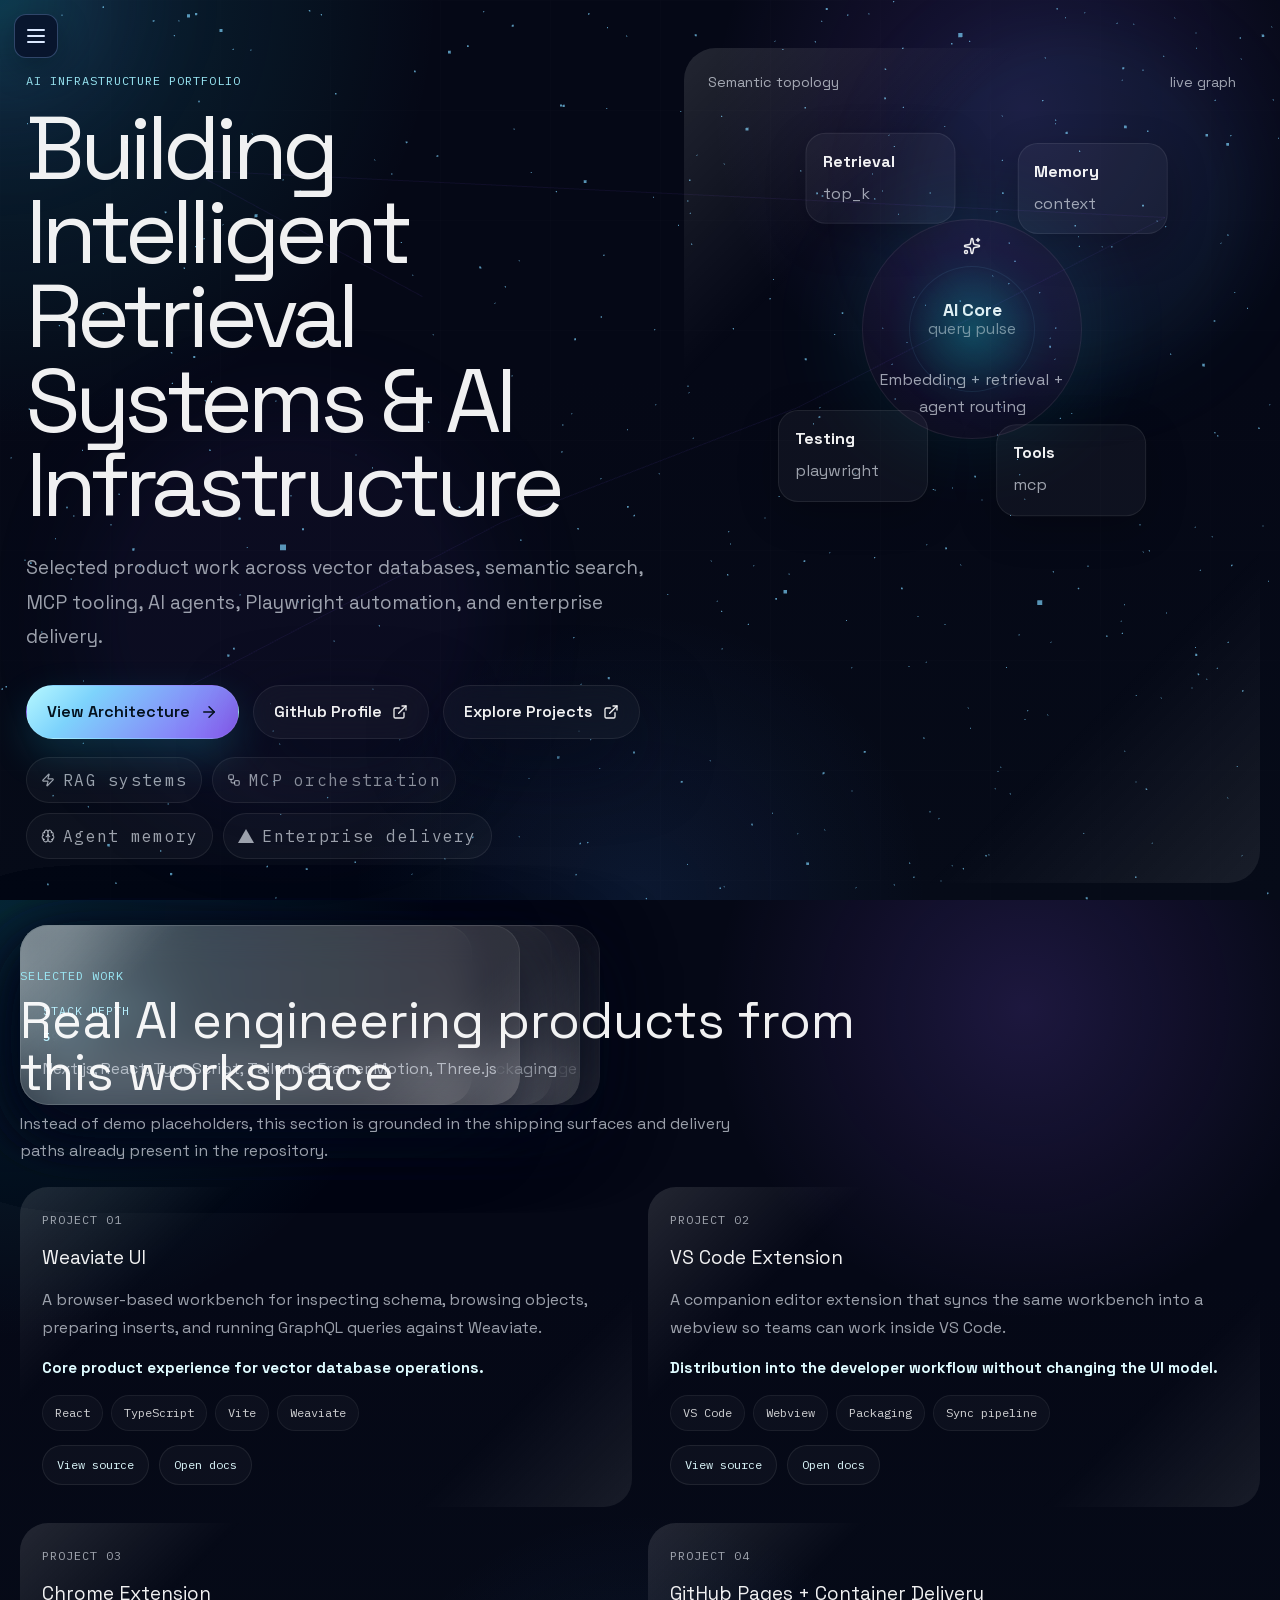
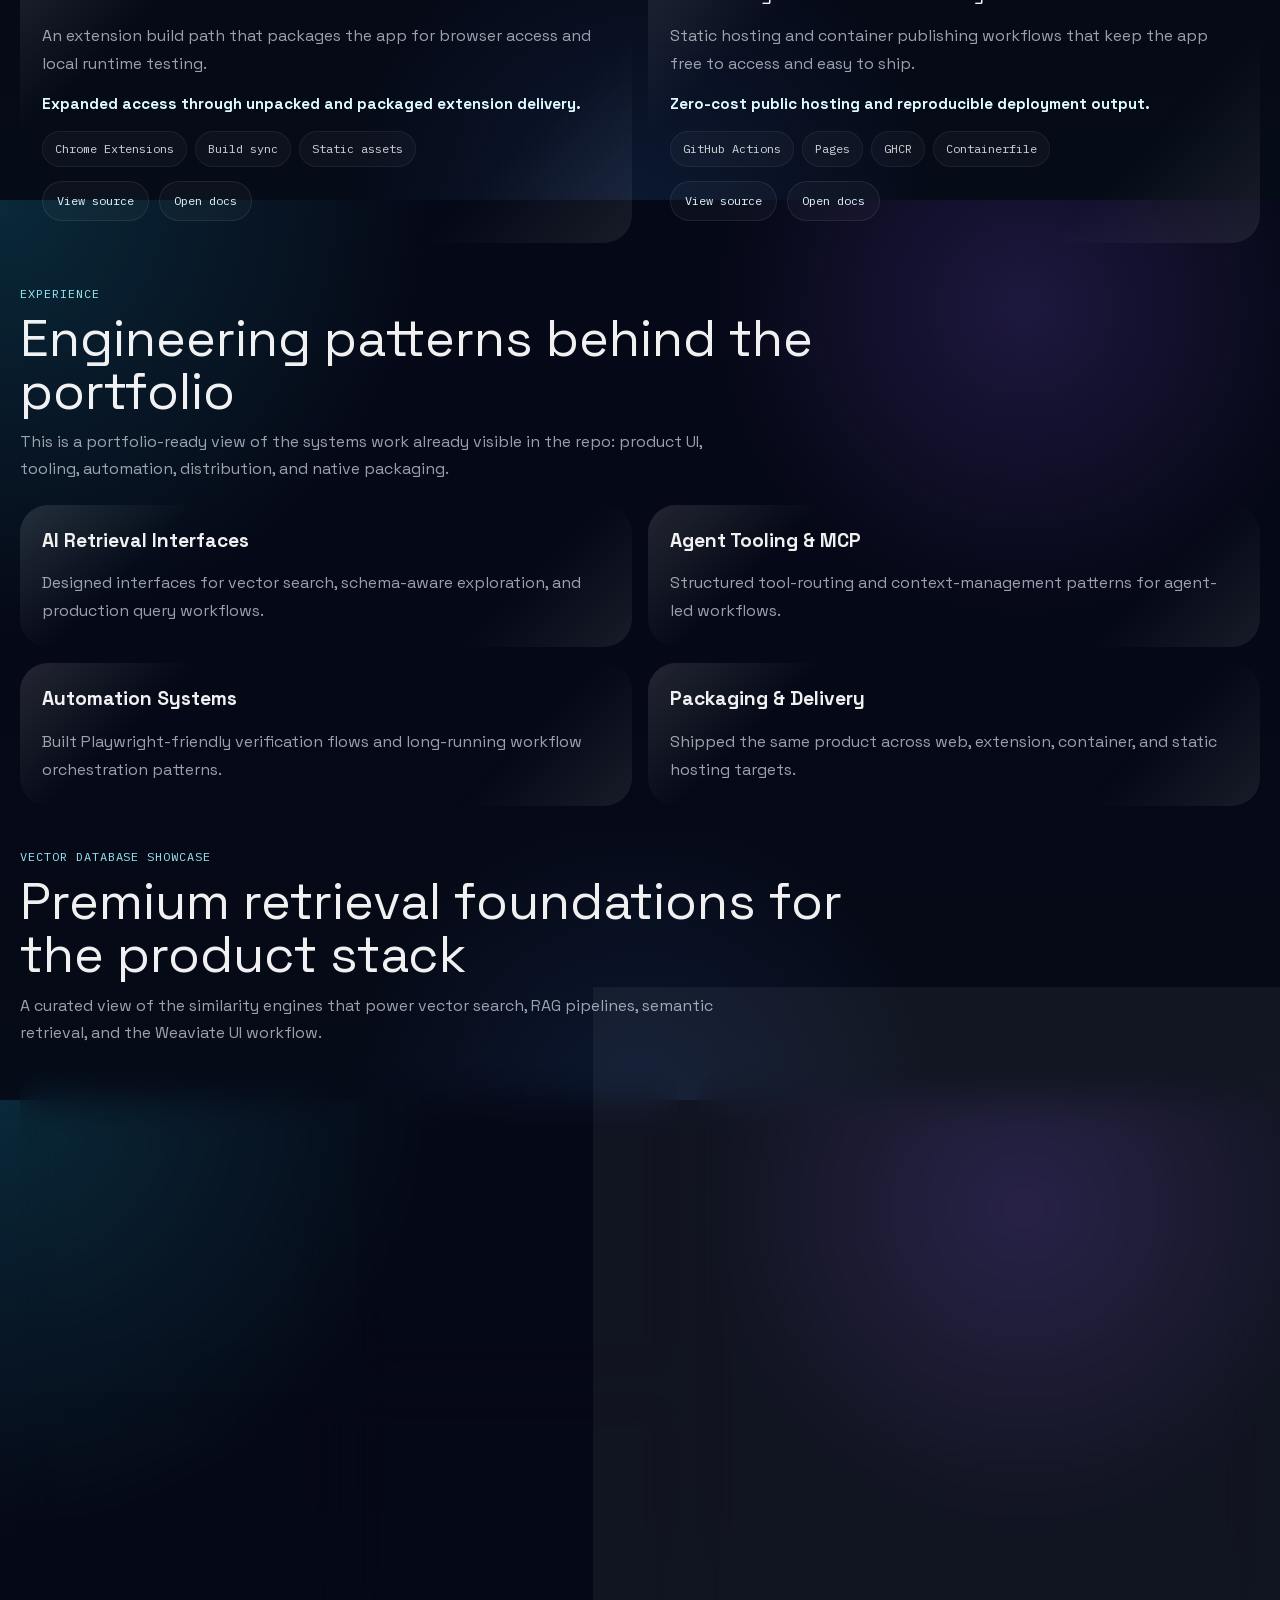
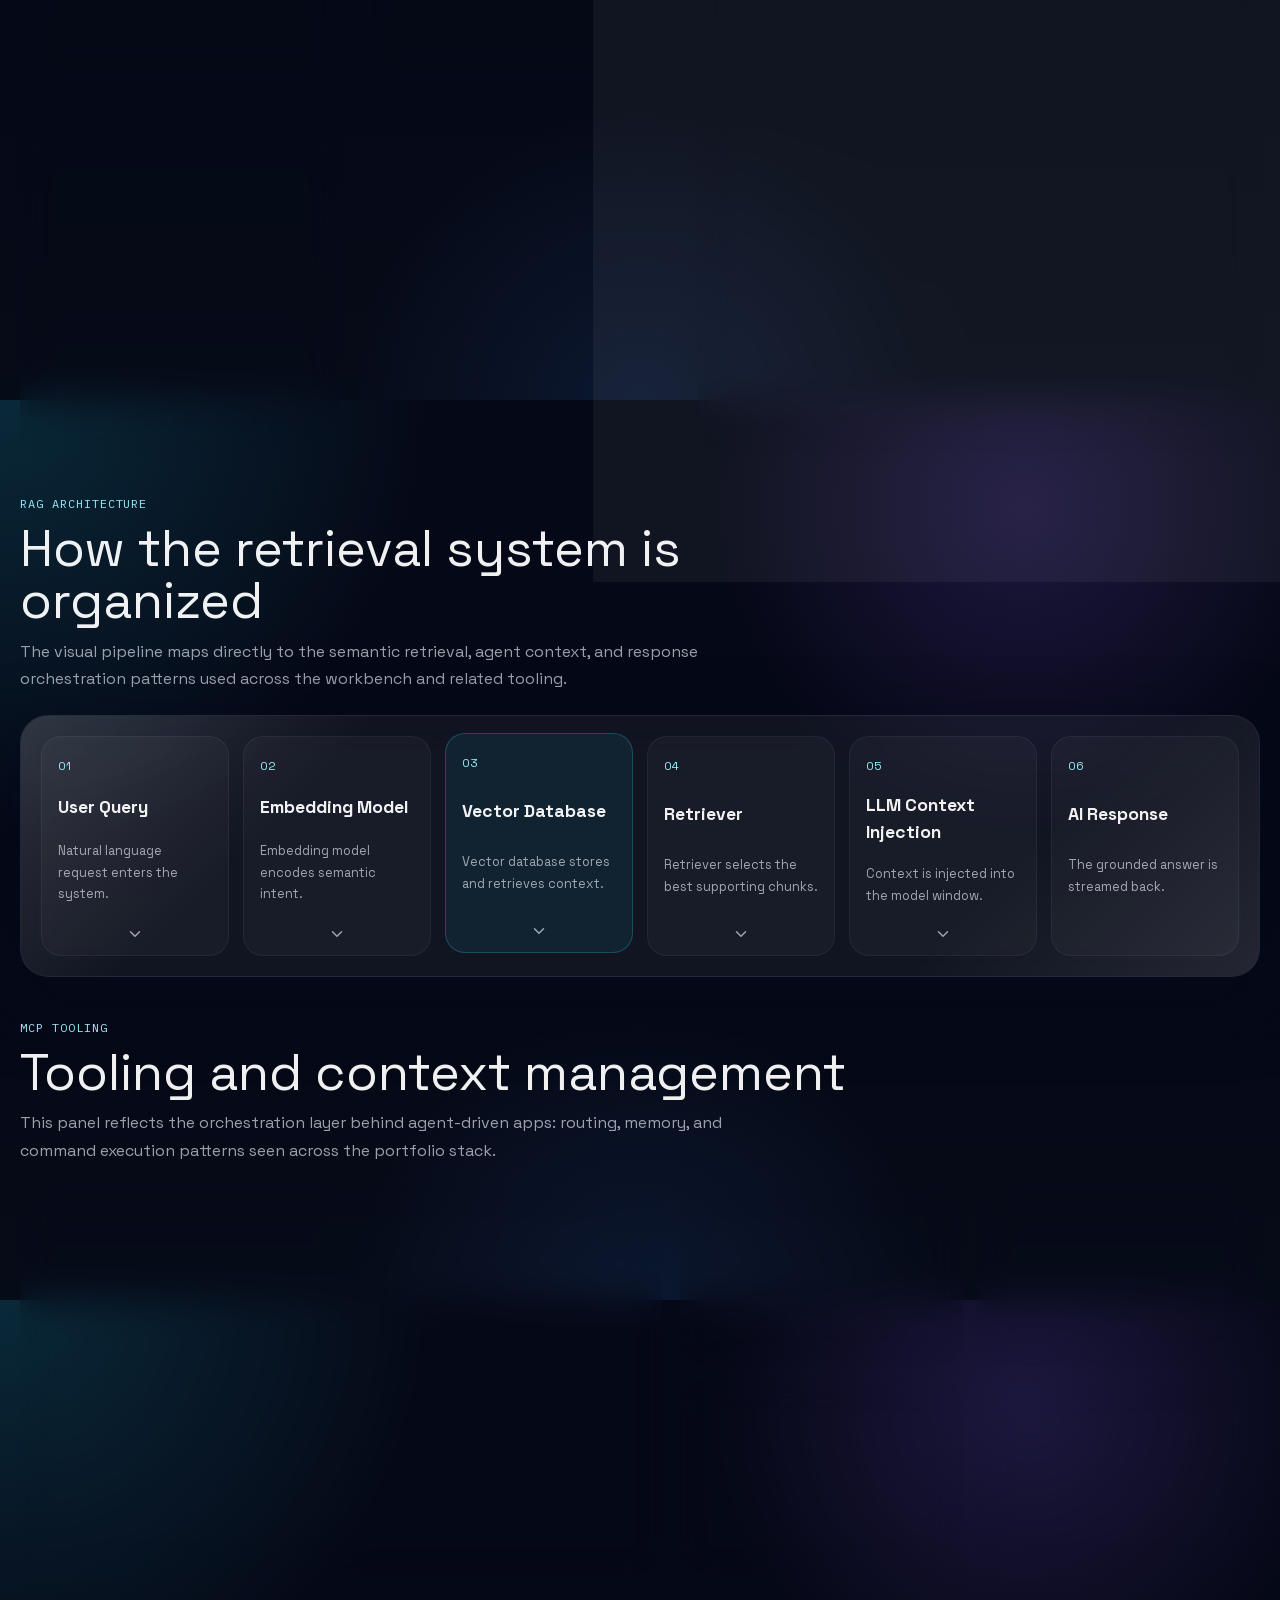
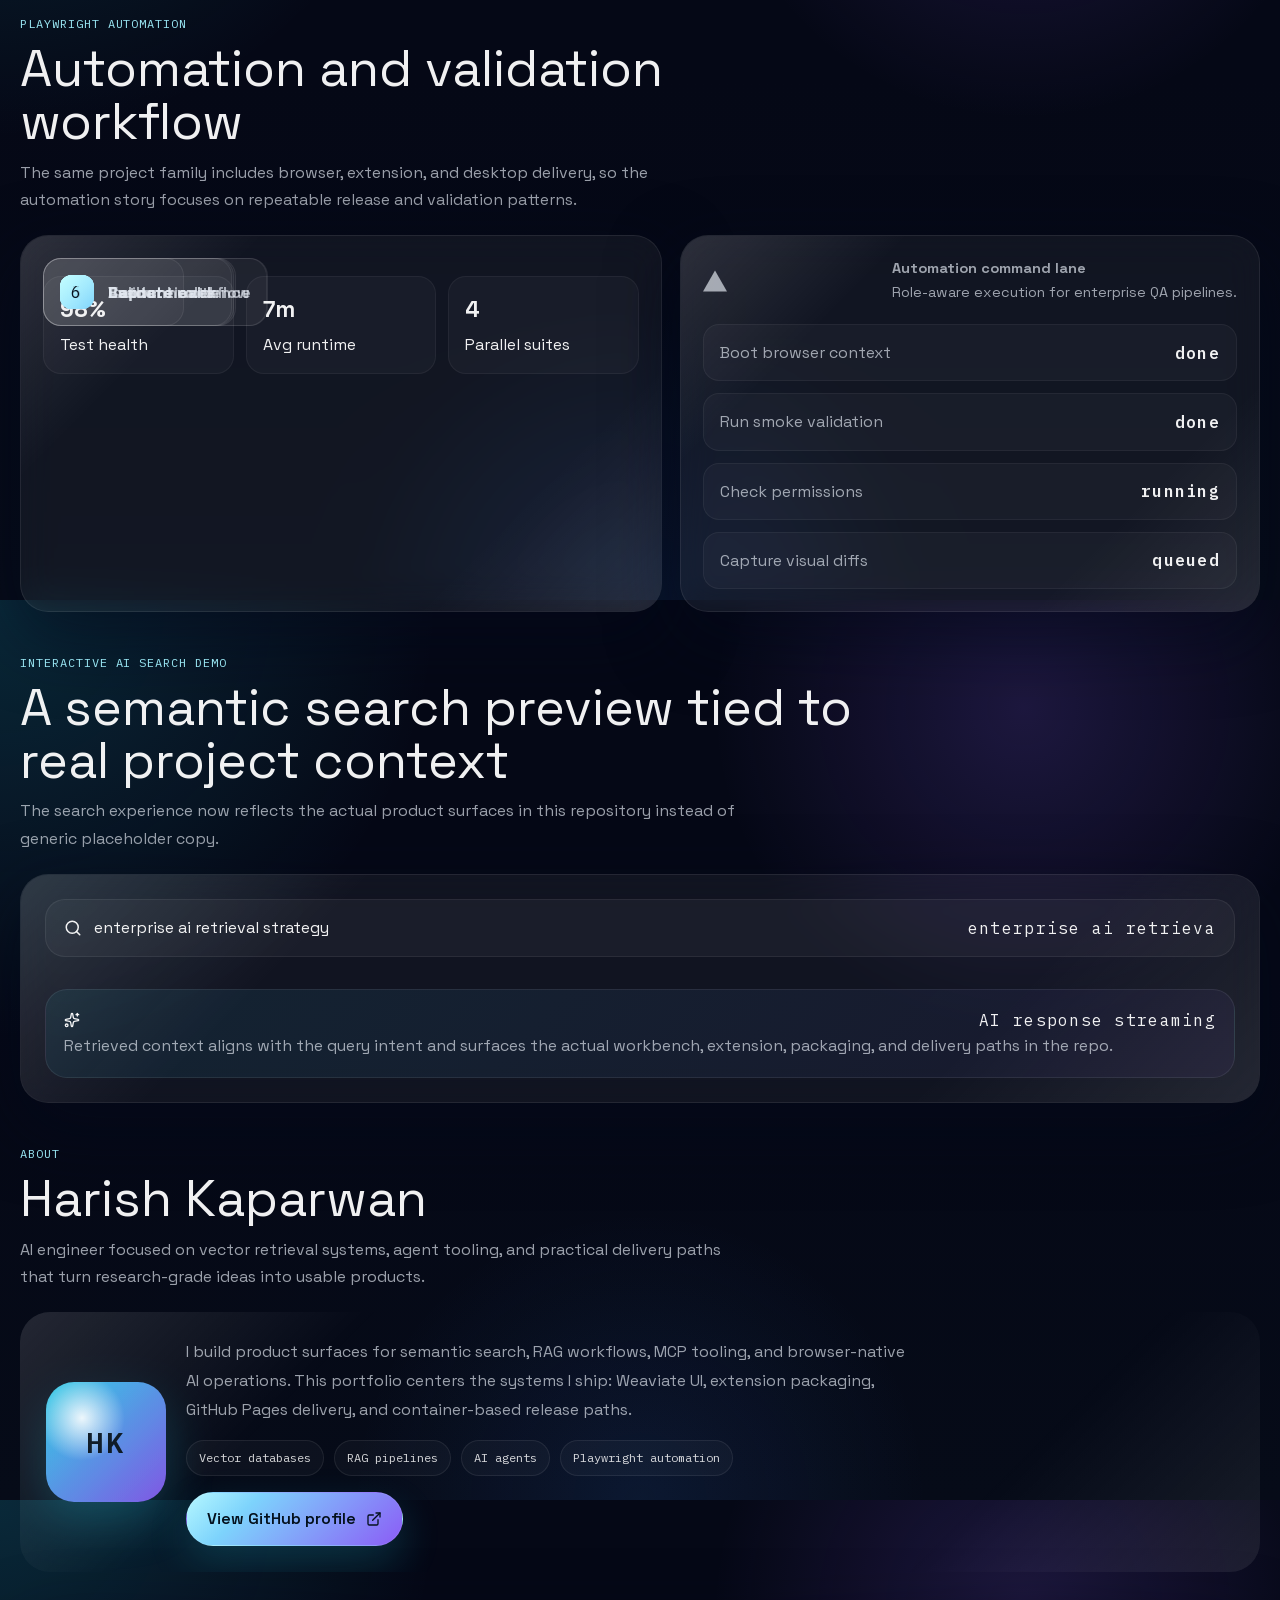
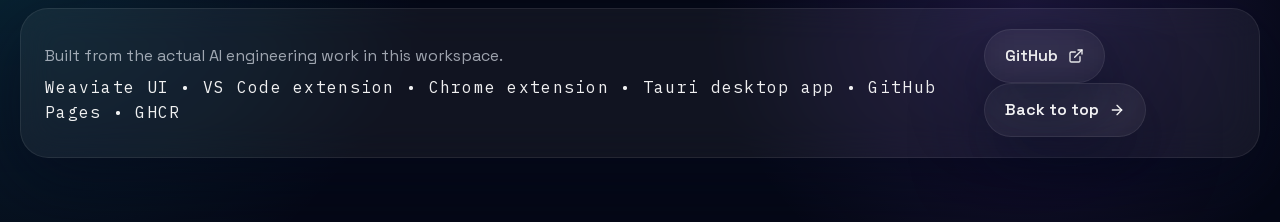
<file: index.html>
<!DOCTYPE html><!--kolJ9_UcKNVfkJbl4JdOV--><html lang="en" class="__variable_dd5b2f __variable_595324 h-full antialiased"><head><meta charSet="utf-8"/><meta name="viewport" content="width=device-width, initial-scale=1"/><link rel="preload" href="/_next/static/media/36966cca54120369-s.p.woff2" as="font" crossorigin="" type="font/woff2"/><link rel="preload" href="/_next/static/media/98e207f02528a563-s.p.woff2" as="font" crossorigin="" type="font/woff2"/><link rel="preload" href="/_next/static/media/d3ebbfd689654d3a-s.p.woff2" as="font" crossorigin="" type="font/woff2"/><link rel="preload" href="/_next/static/media/db96af6b531dc71f-s.p.woff2" as="font" crossorigin="" type="font/woff2"/><link rel="stylesheet" href="/_next/static/css/b88038df200c2543.css" data-precedence="next"/><link rel="preload" as="script" fetchPriority="low" href="/_next/static/chunks/webpack-25335194ce124362.js"/><script src="/_next/static/chunks/4bd1b696-c023c6e3521b1417.js" async=""></script><script src="/_next/static/chunks/255-81ba70bd132d3eed.js" async=""></script><script src="/_next/static/chunks/main-app-12dbbff469ff1362.js" async=""></script><script src="/_next/static/chunks/b536a0f1-398ddf0b801ede08.js" async=""></script><script src="/_next/static/chunks/bd904a5c-cd9fec9bc41566fa.js" async=""></script><script src="/_next/static/chunks/30a37ab2-8664865eee5a8d3c.js" async=""></script><script src="/_next/static/chunks/525-1be1872bdc04cec8.js" async=""></script><script src="/_next/static/chunks/app/page-06b332abafdaa651.js" async=""></script><meta name="next-size-adjust" content=""/><title>Magic Portfolio | AI Engineer Portfolio</title><meta name="description" content="A premium AI infrastructure portfolio showcasing vector databases, RAG systems, MCP tooling, agent workflows, semantic search, and Playwright automation."/><link rel="icon" href="/favicon.ico" type="image/x-icon" sizes="16x16"/><script src="/_next/static/chunks/polyfills-42372ed130431b0a.js" noModule=""></script></head><body class="min-h-full flex flex-col"><div hidden=""><!--$--><!--/$--></div><main id="top" class="portfolio-shell"><div class="cursor-glow" aria-hidden="true" style="transform:translateX(-180px) translateY(-180px)"></div><div class="ambient ambient-one" aria-hidden="true"></div><div class="ambient ambient-two" aria-hidden="true"></div><div class="particle-field" aria-hidden="true"></div><section class="hero-grid section-fade"><div class="hero-copy"><p class="eyebrow" style="opacity:0;transform:translateY(16px)">AI INFRASTRUCTURE PORTFOLIO</p><h1 style="opacity:0;transform:translateY(24px)">Building Intelligent Retrieval Systems &amp; AI Infrastructure</h1><p class="hero-subtitle" style="opacity:0;transform:translateY(18px)">Selected product work across vector databases, semantic search, MCP tooling, AI agents, Playwright automation, and enterprise delivery.</p><div class="hero-actions"><a href="#architecture" class="primary-button">View Architecture <svg xmlns="http://www.w3.org/2000/svg" width="18" height="18" viewBox="0 0 24 24" fill="none" stroke="currentColor" stroke-width="2" stroke-linecap="round" stroke-linejoin="round" class="lucide lucide-arrow-right" aria-hidden="true"><path d="M5 12h14"></path><path d="m12 5 7 7-7 7"></path></svg></a><a href="https://github.com/harishkaparwan" target="_blank" rel="noreferrer" class="secondary-button">GitHub Profile <svg xmlns="http://www.w3.org/2000/svg" width="16" height="16" viewBox="0 0 24 24" fill="none" stroke="currentColor" stroke-width="2" stroke-linecap="round" stroke-linejoin="round" class="lucide lucide-external-link" aria-hidden="true"><path d="M15 3h6v6"></path><path d="M10 14 21 3"></path><path d="M18 13v6a2 2 0 0 1-2 2H5a2 2 0 0 1-2-2V8a2 2 0 0 1 2-2h6"></path></svg></a><a href="#projects" class="secondary-button">Explore Projects <svg xmlns="http://www.w3.org/2000/svg" width="16" height="16" viewBox="0 0 24 24" fill="none" stroke="currentColor" stroke-width="2" stroke-linecap="round" stroke-linejoin="round" class="lucide lucide-external-link" aria-hidden="true"><path d="M15 3h6v6"></path><path d="M10 14 21 3"></path><path d="M18 13v6a2 2 0 0 1-2 2H5a2 2 0 0 1-2-2V8a2 2 0 0 1 2-2h6"></path></svg></a></div><div class="hero-tags"><span><svg xmlns="http://www.w3.org/2000/svg" width="14" height="14" viewBox="0 0 24 24" fill="none" stroke="currentColor" stroke-width="2" stroke-linecap="round" stroke-linejoin="round" class="lucide lucide-zap" aria-hidden="true"><path d="M4 14a1 1 0 0 1-.78-1.63l9.9-10.2a.5.5 0 0 1 .86.46l-1.92 6.02A1 1 0 0 0 13 10h7a1 1 0 0 1 .78 1.63l-9.9 10.2a.5.5 0 0 1-.86-.46l1.92-6.02A1 1 0 0 0 11 14z"></path></svg> RAG systems</span><span><svg xmlns="http://www.w3.org/2000/svg" width="14" height="14" viewBox="0 0 24 24" fill="none" stroke="currentColor" stroke-width="2" stroke-linecap="round" stroke-linejoin="round" class="lucide lucide-workflow" aria-hidden="true"><rect width="8" height="8" x="3" y="3" rx="2"></rect><path d="M7 11v4a2 2 0 0 0 2 2h4"></path><rect width="8" height="8" x="13" y="13" rx="2"></rect></svg> MCP orchestration</span><span><svg xmlns="http://www.w3.org/2000/svg" width="14" height="14" viewBox="0 0 24 24" fill="none" stroke="currentColor" stroke-width="2" stroke-linecap="round" stroke-linejoin="round" class="lucide lucide-brain" aria-hidden="true"><path d="M12 18V5"></path><path d="M15 13a4.17 4.17 0 0 1-3-4 4.17 4.17 0 0 1-3 4"></path><path d="M17.598 6.5A3 3 0 1 0 12 5a3 3 0 1 0-5.598 1.5"></path><path d="M17.997 5.125a4 4 0 0 1 2.526 5.77"></path><path d="M18 18a4 4 0 0 0 2-7.464"></path><path d="M19.967 17.483A4 4 0 1 1 12 18a4 4 0 1 1-7.967-.517"></path><path d="M6 18a4 4 0 0 1-2-7.464"></path><path d="M6.003 5.125a4 4 0 0 0-2.526 5.77"></path></svg> Agent memory</span><span><svg stroke="currentColor" fill="currentColor" stroke-width="0" role="img" viewBox="0 0 24 24" height="1em" width="1em" xmlns="http://www.w3.org/2000/svg"><path d="m12 1.608 12 20.784H0Z"></path></svg> Enterprise delivery</span></div></div><div class="hero-visual glass-panel" style="opacity:0;transform:scale(0.96)"><div class="hero-visual-header"><span>Semantic topology</span><span>live graph</span></div><div class="graph-orbit"><div class="graph-core"><svg xmlns="http://www.w3.org/2000/svg" width="18" height="18" viewBox="0 0 24 24" fill="none" stroke="currentColor" stroke-width="2" stroke-linecap="round" stroke-linejoin="round" class="lucide lucide-sparkles" aria-hidden="true"><path d="M11.017 2.814a1 1 0 0 1 1.966 0l1.051 5.558a2 2 0 0 0 1.594 1.594l5.558 1.051a1 1 0 0 1 0 1.966l-5.558 1.051a2 2 0 0 0-1.594 1.594l-1.051 5.558a1 1 0 0 1-1.966 0l-1.051-5.558a2 2 0 0 0-1.594-1.594l-5.558-1.051a1 1 0 0 1 0-1.966l5.558-1.051a2 2 0 0 0 1.594-1.594z"></path><path d="M20 2v4"></path><path d="M22 4h-4"></path><circle cx="4" cy="20" r="2"></circle></svg><strong>AI Core</strong><span>Embedding + retrieval + agent routing</span></div><div class="orbit-node orbit-1"><strong>Retrieval</strong><span>top_k</span></div><div class="orbit-node orbit-2"><strong>Memory</strong><span>context</span></div><div class="orbit-node orbit-3"><strong>Testing</strong><span>playwright</span></div><div class="orbit-node orbit-4"><strong>Tools</strong><span>mcp</span></div><div class="query-pulse pulse-1">query pulse</div></div></div></section><section class="metrics-grid section-fade" id="projects"><article class="metric-card glass-panel" style="opacity:0;transform:translateY(24px)"><span>Production surfaces</span><span class="metric-value" aria-label="4">0</span><p>Web app, browser extension, VS Code extension, and container image</p></article><article class="metric-card glass-panel" style="opacity:0;transform:translateY(24px)"><span>Core domains</span><span class="metric-value" aria-label="7">0</span><p>Vector DB, RAG, MCP, agents, search, automation, and workflows</p></article><article class="metric-card glass-panel" style="opacity:0;transform:translateY(24px)"><span>Delivery paths</span><span class="metric-value" aria-label="3">0</span><p>GitHub Pages, GHCR container publishing, and extension packaging</p></article><article class="metric-card glass-panel" style="opacity:0;transform:translateY(24px)"><span>Build reliability</span><span class="metric-value" aria-label="99.9%">0.00<!-- -->%</span><p>Validated across local builds and distribution targets</p></article><article class="metric-card glass-panel" style="opacity:0;transform:translateY(24px)"><span>Stack depth</span><span class="metric-value" aria-label="5">0</span><p>Next.js, React, TypeScript, Tailwind, Framer Motion, Three.js</p></article></section><section class="section-block section-fade"><div class="section-heading"><p>SELECTED WORK</p><h2>Real AI engineering products from this workspace</h2><span>Instead of demo placeholders, this section is grounded in the shipping surfaces and delivery paths already present in the repository.</span></div><div class="projects-grid"><article class="glass-panel project-card" style="opacity:0;transform:translateY(20px)"><p class="project-kicker">Project <!-- -->01</p><h3>Weaviate UI</h3><p>A browser-based workbench for inspecting schema, browsing objects, preparing inserts, and running GraphQL queries against Weaviate.</p><strong>Core product experience for vector database operations.</strong><div class="project-tags"><span>React</span><span>TypeScript</span><span>Vite</span><span>Weaviate</span></div><div class="project-links"><a href="https://harishkaparwan.github.io/weaviate-ui/" target="_blank" rel="noreferrer">View source</a><a href="https://harishkaparwan.github.io/weaviate-ui//README.md" target="_blank" rel="noreferrer">Open docs</a></div></article><article class="glass-panel project-card" style="opacity:0;transform:translateY(20px)"><p class="project-kicker">Project <!-- -->02</p><h3>VS Code Extension</h3><p>A companion editor extension that syncs the same workbench into a webview so teams can work inside VS Code.</p><strong>Distribution into the developer workflow without changing the UI model.</strong><div class="project-tags"><span>VS Code</span><span>Webview</span><span>Packaging</span><span>Sync pipeline</span></div><div class="project-links"><a href="https://harishkaparwan.github.io/weaviate-ui//vscode-extension" target="_blank" rel="noreferrer">View source</a><a href="https://harishkaparwan.github.io/weaviate-ui//vscode-extension/README.md" target="_blank" rel="noreferrer">Open docs</a></div></article><article class="glass-panel project-card" style="opacity:0;transform:translateY(20px)"><p class="project-kicker">Project <!-- -->03</p><h3>Chrome Extension</h3><p>An extension build path that packages the app for browser access and local runtime testing.</p><strong>Expanded access through unpacked and packaged extension delivery.</strong><div class="project-tags"><span>Chrome Extensions</span><span>Build sync</span><span>Static assets</span></div><div class="project-links"><a href="https://harishkaparwan.github.io/weaviate-ui//chrome-extension" target="_blank" rel="noreferrer">View source</a><a href="https://harishkaparwan.github.io/weaviate-ui//chrome-extension/README.md" target="_blank" rel="noreferrer">Open docs</a></div></article><article class="glass-panel project-card" style="opacity:0;transform:translateY(20px)"><p class="project-kicker">Project <!-- -->04</p><h3>GitHub Pages + Container Delivery</h3><p>Static hosting and container publishing workflows that keep the app free to access and easy to ship.</p><strong>Zero-cost public hosting and reproducible deployment output.</strong><div class="project-tags"><span>GitHub Actions</span><span>Pages</span><span>GHCR</span><span>Containerfile</span></div><div class="project-links"><a href="https://harishkaparwan.github.io/weaviate-ui//.github/workflows/deploy-pages.yml" target="_blank" rel="noreferrer">View source</a><a href="https://harishkaparwan.github.io/weaviate-ui//.github/workflows/container-publish.yml" target="_blank" rel="noreferrer">Open docs</a></div></article></div></section><section class="section-block section-fade"><div class="section-heading"><p>EXPERIENCE</p><h2>Engineering patterns behind the portfolio</h2><span>This is a portfolio-ready view of the systems work already visible in the repo: product UI, tooling, automation, distribution, and native packaging.</span></div><div class="experience-grid"><article class="glass-panel experience-card"><strong>AI Retrieval Interfaces</strong><p>Designed interfaces for vector search, schema-aware exploration, and production query workflows.</p></article><article class="glass-panel experience-card"><strong>Agent Tooling &amp; MCP</strong><p>Structured tool-routing and context-management patterns for agent-led workflows.</p></article><article class="glass-panel experience-card"><strong>Automation Systems</strong><p>Built Playwright-friendly verification flows and long-running workflow orchestration patterns.</p></article><article class="glass-panel experience-card"><strong>Packaging &amp; Delivery</strong><p>Shipped the same product across web, extension, container, and static hosting targets.</p></article></div></section><section class="section-block section-fade"><div class="section-heading"><p>VECTOR DATABASE SHOWCASE</p><h2>Premium retrieval foundations for the product stack</h2><span>A curated view of the similarity engines that power vector search, RAG pipelines, semantic retrieval, and the Weaviate UI workflow.</span></div><div class="vector-layout"><div class="vector-grid"><button type="button" class="vector-card glass-panel "><div class="vector-accent bg-gradient-to-br from-cyan-400/80 to-blue-500/80"></div><div class="vector-topline"><span><svg xmlns="http://www.w3.org/2000/svg" width="18" height="18" viewBox="0 0 24 24" fill="none" stroke="currentColor" stroke-width="2" stroke-linecap="round" stroke-linejoin="round" class="lucide lucide-database" aria-hidden="true"><ellipse cx="12" cy="5" rx="9" ry="3"></ellipse><path d="M3 5V19A9 3 0 0 0 21 19V5"></path><path d="M3 12A9 3 0 0 0 21 12"></path></svg></span><strong>Pinecone</strong></div><p>Managed retrieval layer for mission-critical semantic applications.</p><div class="vector-details"><span>Up to 1536+ embeddings</span><span>Cosine / dot-product</span></div></button><button type="button" class="vector-card glass-panel "><div class="vector-accent bg-gradient-to-br from-violet-400/80 to-fuchsia-500/80"></div><div class="vector-topline"><span><svg xmlns="http://www.w3.org/2000/svg" width="18" height="18" viewBox="0 0 24 24" fill="none" stroke="currentColor" stroke-width="2" stroke-linecap="round" stroke-linejoin="round" class="lucide lucide-layers" aria-hidden="true"><path d="M12.83 2.18a2 2 0 0 0-1.66 0L2.6 6.08a1 1 0 0 0 0 1.83l8.58 3.91a2 2 0 0 0 1.66 0l8.58-3.9a1 1 0 0 0 0-1.83z"></path><path d="M2 12a1 1 0 0 0 .58.91l8.6 3.91a2 2 0 0 0 1.65 0l8.58-3.9A1 1 0 0 0 22 12"></path><path d="M2 17a1 1 0 0 0 .58.91l8.6 3.91a2 2 0 0 0 1.65 0l8.58-3.9A1 1 0 0 0 22 17"></path></svg></span><strong>Qdrant</strong></div><p>Hybrid search and advanced filtering for agent memory and RAG pipelines.</p><div class="vector-details"><span>768-3072 embeddings</span><span>Cosine / Euclidean / dot</span></div></button><button type="button" class="vector-card glass-panel active"><div class="vector-accent bg-gradient-to-br from-emerald-400/80 to-cyan-400/80"></div><div class="vector-topline"><span><svg stroke="currentColor" fill="currentColor" stroke-width="0" role="img" viewBox="0 0 24 24" height="1em" width="1em" xmlns="http://www.w3.org/2000/svg"><path d="M22.2819 9.8211a5.9847 5.9847 0 0 0-.5157-4.9108 6.0462 6.0462 0 0 0-6.5098-2.9A6.0651 6.0651 0 0 0 4.9807 4.1818a5.9847 5.9847 0 0 0-3.9977 2.9 6.0462 6.0462 0 0 0 .7427 7.0966 5.98 5.98 0 0 0 .511 4.9107 6.051 6.051 0 0 0 6.5146 2.9001A5.9847 5.9847 0 0 0 13.2599 24a6.0557 6.0557 0 0 0 5.7718-4.2058 5.9894 5.9894 0 0 0 3.9977-2.9001 6.0557 6.0557 0 0 0-.7475-7.0729zm-9.022 12.6081a4.4755 4.4755 0 0 1-2.8764-1.0408l.1419-.0804 4.7783-2.7582a.7948.7948 0 0 0 .3927-.6813v-6.7369l2.02 1.1686a.071.071 0 0 1 .038.052v5.5826a4.504 4.504 0 0 1-4.4945 4.4944zm-9.6607-4.1254a4.4708 4.4708 0 0 1-.5346-3.0137l.142.0852 4.783 2.7582a.7712.7712 0 0 0 .7806 0l5.8428-3.3685v2.3324a.0804.0804 0 0 1-.0332.0615L9.74 19.9502a4.4992 4.4992 0 0 1-6.1408-1.6464zM2.3408 7.8956a4.485 4.485 0 0 1 2.3655-1.9728V11.6a.7664.7664 0 0 0 .3879.6765l5.8144 3.3543-2.0201 1.1685a.0757.0757 0 0 1-.071 0l-4.8303-2.7865A4.504 4.504 0 0 1 2.3408 7.872zm16.5963 3.8558L13.1038 8.364 15.1192 7.2a.0757.0757 0 0 1 .071 0l4.8303 2.7913a4.4944 4.4944 0 0 1-.6765 8.1042v-5.6772a.79.79 0 0 0-.407-.667zm2.0107-3.0231l-.142-.0852-4.7735-2.7818a.7759.7759 0 0 0-.7854 0L9.409 9.2297V6.8974a.0662.0662 0 0 1 .0284-.0615l4.8303-2.7866a4.4992 4.4992 0 0 1 6.6802 4.66zM8.3065 12.863l-2.02-1.1638a.0804.0804 0 0 1-.038-.0567V6.0742a4.4992 4.4992 0 0 1 7.3757-3.4537l-.142.0805L8.704 5.459a.7948.7948 0 0 0-.3927.6813zm1.0976-2.3654l2.602-1.4998 2.6069 1.4998v2.9994l-2.5974 1.4997-2.6067-1.4997Z"></path></svg></span><strong>Weaviate</strong></div><p>Enterprise search with schema-aware semantic retrieval and tooling.</p><div class="vector-details"><span>Flexible vector and hybrid schemas</span><span>Cosine / hybrid BM25</span></div></button><button type="button" class="vector-card glass-panel "><div class="vector-accent bg-gradient-to-br from-teal-400/80 to-sky-500/80"></div><div class="vector-topline"><span><svg stroke="currentColor" fill="currentColor" stroke-width="0" role="img" viewBox="0 0 24 24" height="1em" width="1em" xmlns="http://www.w3.org/2000/svg"><path d="M14.23 12.004a2.236 2.236 0 0 1-2.235 2.236 2.236 2.236 0 0 1-2.236-2.236 2.236 2.236 0 0 1 2.235-2.236 2.236 2.236 0 0 1 2.236 2.236zm2.648-10.69c-1.346 0-3.107.96-4.888 2.622-1.78-1.653-3.542-2.602-4.887-2.602-.41 0-.783.093-1.106.278-1.375.793-1.683 3.264-.973 6.365C1.98 8.917 0 10.42 0 12.004c0 1.59 1.99 3.097 5.043 4.03-.704 3.113-.39 5.588.988 6.38.32.187.69.275 1.102.275 1.345 0 3.107-.96 4.888-2.624 1.78 1.654 3.542 2.603 4.887 2.603.41 0 .783-.09 1.106-.275 1.374-.792 1.683-3.263.973-6.365C22.02 15.096 24 13.59 24 12.004c0-1.59-1.99-3.097-5.043-4.032.704-3.11.39-5.587-.988-6.38-.318-.184-.688-.277-1.092-.278zm-.005 1.09v.006c.225 0 .406.044.558.127.666.382.955 1.835.73 3.704-.054.46-.142.945-.25 1.44-.96-.236-2.006-.417-3.107-.534-.66-.905-1.345-1.727-2.035-2.447 1.592-1.48 3.087-2.292 4.105-2.295zm-9.77.02c1.012 0 2.514.808 4.11 2.28-.686.72-1.37 1.537-2.02 2.442-1.107.117-2.154.298-3.113.538-.112-.49-.195-.964-.254-1.42-.23-1.868.054-3.32.714-3.707.19-.09.4-.127.563-.132zm4.882 3.05c.455.468.91.992 1.36 1.564-.44-.02-.89-.034-1.345-.034-.46 0-.915.01-1.36.034.44-.572.895-1.096 1.345-1.565zM12 8.1c.74 0 1.477.034 2.202.093.406.582.802 1.203 1.183 1.86.372.64.71 1.29 1.018 1.946-.308.655-.646 1.31-1.013 1.95-.38.66-.773 1.288-1.18 1.87-.728.063-1.466.098-2.21.098-.74 0-1.477-.035-2.202-.093-.406-.582-.802-1.204-1.183-1.86-.372-.64-.71-1.29-1.018-1.946.303-.657.646-1.313 1.013-1.954.38-.66.773-1.286 1.18-1.868.728-.064 1.466-.098 2.21-.098zm-3.635.254c-.24.377-.48.763-.704 1.16-.225.39-.435.782-.635 1.174-.265-.656-.49-1.31-.676-1.947.64-.15 1.315-.283 2.015-.386zm7.26 0c.695.103 1.365.23 2.006.387-.18.632-.405 1.282-.66 1.933-.2-.39-.41-.783-.64-1.174-.225-.392-.465-.774-.705-1.146zm3.063.675c.484.15.944.317 1.375.498 1.732.74 2.852 1.708 2.852 2.476-.005.768-1.125 1.74-2.857 2.475-.42.18-.88.342-1.355.493-.28-.958-.646-1.956-1.1-2.98.45-1.017.81-2.01 1.085-2.964zm-13.395.004c.278.96.645 1.957 1.1 2.98-.45 1.017-.812 2.01-1.086 2.964-.484-.15-.944-.318-1.37-.5-1.732-.737-2.852-1.706-2.852-2.474 0-.768 1.12-1.742 2.852-2.476.42-.18.88-.342 1.356-.494zm11.678 4.28c.265.657.49 1.312.676 1.948-.64.157-1.316.29-2.016.39.24-.375.48-.762.705-1.158.225-.39.435-.788.636-1.18zm-9.945.02c.2.392.41.783.64 1.175.23.39.465.772.705 1.143-.695-.102-1.365-.23-2.006-.386.18-.63.406-1.282.66-1.933zM17.92 16.32c.112.493.2.968.254 1.423.23 1.868-.054 3.32-.714 3.708-.147.09-.338.128-.563.128-1.012 0-2.514-.807-4.11-2.28.686-.72 1.37-1.536 2.02-2.44 1.107-.118 2.154-.3 3.113-.54zm-11.83.01c.96.234 2.006.415 3.107.532.66.905 1.345 1.727 2.035 2.446-1.595 1.483-3.092 2.295-4.11 2.295-.22-.005-.406-.05-.553-.132-.666-.38-.955-1.834-.73-3.703.054-.46.142-.944.25-1.438zm4.56.64c.44.02.89.034 1.345.034.46 0 .915-.01 1.36-.034-.44.572-.895 1.095-1.345 1.565-.455-.47-.91-.993-1.36-1.565z"></path></svg></span><strong>ChromaDB</strong></div><p>Fast iteration and local AI prototyping with lightweight retrieval.</p><div class="vector-details"><span>Common LLM-ready embeddings</span><span>Cosine</span></div></button><button type="button" class="vector-card glass-panel "><div class="vector-accent bg-gradient-to-br from-indigo-400/80 to-cyan-300/80"></div><div class="vector-topline"><span><svg stroke="currentColor" fill="currentColor" stroke-width="0" role="img" viewBox="0 0 24 24" height="1em" width="1em" xmlns="http://www.w3.org/2000/svg"><path d="M1.125 0C.502 0 0 .502 0 1.125v21.75C0 23.498.502 24 1.125 24h21.75c.623 0 1.125-.502 1.125-1.125V1.125C24 .502 23.498 0 22.875 0zm17.363 9.75c.612 0 1.154.037 1.627.111a6.38 6.38 0 0 1 1.306.34v2.458a3.95 3.95 0 0 0-.643-.361 5.093 5.093 0 0 0-.717-.26 5.453 5.453 0 0 0-1.426-.2c-.3 0-.573.028-.819.086a2.1 2.1 0 0 0-.623.242c-.17.104-.3.229-.393.374a.888.888 0 0 0-.14.49c0 .196.053.373.156.529.104.156.252.304.443.444s.423.276.696.41c.273.135.582.274.926.416.47.197.892.407 1.266.628.374.222.695.473.963.753.268.279.472.598.614.957.142.359.214.776.214 1.253 0 .657-.125 1.21-.373 1.656a3.033 3.033 0 0 1-1.012 1.085 4.38 4.38 0 0 1-1.487.596c-.566.12-1.163.18-1.79.18a9.916 9.916 0 0 1-1.84-.164 5.544 5.544 0 0 1-1.512-.493v-2.63a5.033 5.033 0 0 0 3.237 1.2c.333 0 .624-.03.872-.09.249-.06.456-.144.623-.25.166-.108.29-.234.373-.38a1.023 1.023 0 0 0-.074-1.089 2.12 2.12 0 0 0-.537-.5 5.597 5.597 0 0 0-.807-.444 27.72 27.72 0 0 0-1.007-.436c-.918-.383-1.602-.852-2.053-1.405-.45-.553-.676-1.222-.676-2.005 0-.614.123-1.141.369-1.582.246-.441.58-.804 1.004-1.089a4.494 4.494 0 0 1 1.47-.629 7.536 7.536 0 0 1 1.77-.201zm-15.113.188h9.563v2.166H9.506v9.646H6.789v-9.646H3.375z"></path></svg></span><strong>FAISS</strong></div><p>High-throughput similarity search and custom in-memory vector research.</p><div class="vector-details"><span>Any embedding size with custom quantization</span><span>Inner product / L2</span></div></button></div><div class="vector-focus glass-panel" style="opacity:0;transform:translateY(12px)"><div class="vector-focus-header"><div><p>Selected retrieval engine</p><h3>Weaviate</h3></div><span class="vector-chip">Similarity search pulse</span></div><div class="similarity-map"><span class="similarity-point left-0"></span><span class="similarity-point left-1"></span><span class="similarity-point left-2"></span><span class="similarity-point left-3"></span><span class="similarity-point left-4"></span><span class="similarity-point left-5"></span><span class="similarity-point left-6"></span><span class="similarity-point left-7"></span><span class="similarity-point left-8"></span><span class="similarity-point left-9"></span><span class="similarity-point right-0"></span><span class="similarity-point right-1"></span><span class="similarity-point right-2"></span><span class="similarity-point right-3"></span><span class="similarity-point right-4"></span><span class="similarity-point right-5"></span><span class="similarity-point right-6"></span><span class="similarity-point right-7"></span><span class="similarity-point right-8"></span><span class="similarity-point right-9"></span><span class="connection-line line-0"></span><span class="connection-line line-1"></span><span class="connection-line line-2"></span><span class="connection-line line-3"></span><span class="connection-line line-4"></span><div class="search-core"><svg xmlns="http://www.w3.org/2000/svg" width="18" height="18" viewBox="0 0 24 24" fill="none" stroke="currentColor" stroke-width="2" stroke-linecap="round" stroke-linejoin="round" class="lucide lucide-search" aria-hidden="true"><path d="m21 21-4.34-4.34"></path><circle cx="11" cy="11" r="8"></circle></svg><span>vector query</span></div></div><div class="vector-focus-copy"><p>Composable modules for RAG, agents, and structured knowledge graphs.</p><p>Strong schema-centric scaling for enterprise use cases</p></div></div></div></section><section class="section-block section-fade" id="architecture"><div class="section-heading"><p>RAG ARCHITECTURE</p><h2>How the retrieval system is organized</h2><span>The visual pipeline maps directly to the semantic retrieval, agent context, and response orchestration patterns used across the workbench and related tooling.</span></div><div class="architecture-flow glass-panel"><div class="architecture-step active"><span>01</span><strong>User Query</strong><small>Natural language request enters the system.</small><svg xmlns="http://www.w3.org/2000/svg" width="18" height="18" viewBox="0 0 24 24" fill="none" stroke="currentColor" stroke-width="2" stroke-linecap="round" stroke-linejoin="round" class="lucide lucide-chevron-down flow-arrow" aria-hidden="true"><path d="m6 9 6 6 6-6"></path></svg></div><div class="architecture-step "><span>02</span><strong>Embedding Model</strong><small>Embedding model encodes semantic intent.</small><svg xmlns="http://www.w3.org/2000/svg" width="18" height="18" viewBox="0 0 24 24" fill="none" stroke="currentColor" stroke-width="2" stroke-linecap="round" stroke-linejoin="round" class="lucide lucide-chevron-down flow-arrow" aria-hidden="true"><path d="m6 9 6 6 6-6"></path></svg></div><div class="architecture-step "><span>03</span><strong>Vector Database</strong><small>Vector database stores and retrieves context.</small><svg xmlns="http://www.w3.org/2000/svg" width="18" height="18" viewBox="0 0 24 24" fill="none" stroke="currentColor" stroke-width="2" stroke-linecap="round" stroke-linejoin="round" class="lucide lucide-chevron-down flow-arrow" aria-hidden="true"><path d="m6 9 6 6 6-6"></path></svg></div><div class="architecture-step "><span>04</span><strong>Retriever</strong><small>Retriever selects the best supporting chunks.</small><svg xmlns="http://www.w3.org/2000/svg" width="18" height="18" viewBox="0 0 24 24" fill="none" stroke="currentColor" stroke-width="2" stroke-linecap="round" stroke-linejoin="round" class="lucide lucide-chevron-down flow-arrow" aria-hidden="true"><path d="m6 9 6 6 6-6"></path></svg></div><div class="architecture-step "><span>05</span><strong>LLM Context Injection</strong><small>Context is injected into the model window.</small><svg xmlns="http://www.w3.org/2000/svg" width="18" height="18" viewBox="0 0 24 24" fill="none" stroke="currentColor" stroke-width="2" stroke-linecap="round" stroke-linejoin="round" class="lucide lucide-chevron-down flow-arrow" aria-hidden="true"><path d="m6 9 6 6 6-6"></path></svg></div><div class="architecture-step "><span>06</span><strong>AI Response</strong><small>The grounded answer is streamed back.</small></div></div></section><section class="section-block section-fade"><div class="section-heading"><p>MCP TOOLING</p><h2>Tooling and context management</h2><span>This panel reflects the orchestration layer behind agent-driven apps: routing, memory, and command execution patterns seen across the portfolio stack.</span></div><div class="mcp-grid"><div class="terminal-panel glass-panel"><div class="terminal-bar"><span></span><span></span><span></span></div><pre>[project] weaviate-ui browser workbench ships schema + query tooling
[project] vscode extension packages the same UI inside an editor surface
[project] chrome extension syncs dist assets for unpacked deployment
[release] github actions publish pages, container image, and checks
<span class="terminal-cursor">▍</span></pre></div><div class="mcp-cards"><article class="glass-panel mcp-card"><strong>MCP Workbench</strong><p>Unified control plane for tools, prompts, and agent context.</p><span>command.ready</span></article><article class="glass-panel mcp-card"><strong>Tool orchestration</strong><p>Declarative routing for model-driven execution paths.</p><span>command.ready</span></article><article class="glass-panel mcp-card"><strong>Context management</strong><p>Persistent memory windows with scoped retrieval and recall.</p><span>command.ready</span></article><article class="glass-panel mcp-card"><strong>Agent memory systems</strong><p>Long-term memory patterns with controlled refresh cycles.</p><span>command.ready</span></article></div></div></section><section class="section-block section-fade"><div class="section-heading"><p>PLAYWRIGHT AUTOMATION</p><h2>Automation and validation workflow</h2><span>The same project family includes browser, extension, and desktop delivery, so the automation story focuses on repeatable release and validation patterns.</span></div><div class="playwright-grid"><div class="workflow-panel glass-panel"><div class="workflow-track"><div class="workflow-node"><span>1</span><strong>Launch</strong></div><div class="workflow-node"><span>2</span><strong>Authenticate</strong></div><div class="workflow-node"><span>3</span><strong>Validate roles</strong></div><div class="workflow-node"><span>4</span><strong>Execute workflow</strong></div><div class="workflow-node"><span>5</span><strong>Capture evidence</strong></div><div class="workflow-node"><span>6</span><strong>Report health</strong></div></div><div class="workflow-metrics"><article><strong>98%</strong><span>Test health</span></article><article><strong>7m</strong><span>Avg runtime</span></article><article><strong>4</strong><span>Parallel suites</span></article></div></div><div class="glass-panel playwright-side"><div class="playwright-header"><svg stroke="currentColor" fill="currentColor" stroke-width="0" role="img" viewBox="0 0 24 24" height="24" width="24" xmlns="http://www.w3.org/2000/svg"><path d="m12 1.608 12 20.784H0Z"></path></svg><div><strong>Automation command lane</strong><p>Role-aware execution for enterprise QA pipelines.</p></div></div><div class="execution-timeline"><div class="timeline-row"><span>Boot browser context</span><strong>done</strong></div><div class="timeline-row"><span>Run smoke validation</span><strong>done</strong></div><div class="timeline-row"><span>Check permissions</span><strong>running</strong></div><div class="timeline-row"><span>Capture visual diffs</span><strong>queued</strong></div></div></div></div></section><section class="section-block section-fade"><div class="section-heading"><p>INTERACTIVE AI SEARCH DEMO</p><h2>A semantic search preview tied to real project context</h2><span>The search experience now reflects the actual product surfaces in this repository instead of generic placeholder copy.</span></div><div class="search-demo glass-panel"><div class="search-input-wrap"><svg xmlns="http://www.w3.org/2000/svg" width="18" height="18" viewBox="0 0 24 24" fill="none" stroke="currentColor" stroke-width="2" stroke-linecap="round" stroke-linejoin="round" class="lucide lucide-search" aria-hidden="true"><path d="m21 21-4.34-4.34"></path><circle cx="11" cy="11" r="8"></circle></svg><input aria-label="Semantic search query" value="enterprise ai retrieval strategy"/><span>enterp</span></div><div class="search-results"><article class="result-card" style="opacity:0;transform:translateY(10px)"><div><span>Product work</span><strong>Weaviate UI: browser workbench</strong></div><p>A focused interface for schema inspection, object browsing, batch inserts, and GraphQL querying.</p><div class="result-footer"><span>similarity <!-- -->0.99</span><div class="score-bar"><i style="width:99%"></i></div></div></article><article class="result-card" style="opacity:0;transform:translateY(10px)"><div><span>Tooling surface</span><strong>VS Code extension distribution</strong></div><p>The same workbench synced into a webview extension with packaging and release automation.</p><div class="result-footer"><span>similarity <!-- -->0.96</span><div class="score-bar"><i style="width:96%"></i></div></div></article><article class="result-card" style="opacity:0;transform:translateY(10px)"><div><span>Delivery paths</span><strong>Chrome extension + container delivery</strong></div><p>Browser extension packaging and a containerized deployment path for local and public use.</p><div class="result-footer"><span>similarity <!-- -->0.94</span><div class="score-bar"><i style="width:94%"></i></div></div></article></div><div class="stream-panel"><div class="stream-head"><svg xmlns="http://www.w3.org/2000/svg" width="16" height="16" viewBox="0 0 24 24" fill="none" stroke="currentColor" stroke-width="2" stroke-linecap="round" stroke-linejoin="round" class="lucide lucide-sparkles" aria-hidden="true"><path d="M11.017 2.814a1 1 0 0 1 1.966 0l1.051 5.558a2 2 0 0 0 1.594 1.594l5.558 1.051a1 1 0 0 1 0 1.966l-5.558 1.051a2 2 0 0 0-1.594 1.594l-1.051 5.558a1 1 0 0 1-1.966 0l-1.051-5.558a2 2 0 0 0-1.594-1.594l-5.558-1.051a1 1 0 0 1 0-1.966l5.558-1.051a2 2 0 0 0 1.594-1.594z"></path><path d="M20 2v4"></path><path d="M22 4h-4"></path><circle cx="4" cy="20" r="2"></circle></svg><span>AI response streaming</span></div><p>Retrieved context aligns with the query intent and surfaces the actual workbench, extension, packaging, and delivery paths in the repo.</p></div></div></section><section class="section-block section-fade"><div class="section-heading"><p>ABOUT</p><h2>Harish Kaparwan</h2><span>AI engineer focused on vector retrieval systems, agent tooling, and practical delivery paths that turn research-grade ideas into usable products.</span></div><div class="profile-card glass-panel"><div class="profile-avatar" aria-hidden="true">HK</div><div class="profile-copy"><p>I build product surfaces for semantic search, RAG workflows, MCP tooling, and browser-native AI operations. This portfolio centers the systems I ship: Weaviate UI, extension packaging, GitHub Pages delivery, and container-based release paths.</p><div class="profile-points"><span>Vector databases</span><span>RAG pipelines</span><span>AI agents</span><span>Playwright automation</span></div><a href="https://github.com/harishkaparwan" target="_blank" rel="noreferrer" class="primary-button profile-link">View GitHub profile <svg xmlns="http://www.w3.org/2000/svg" width="16" height="16" viewBox="0 0 24 24" fill="none" stroke="currentColor" stroke-width="2" stroke-linecap="round" stroke-linejoin="round" class="lucide lucide-external-link" aria-hidden="true"><path d="M15 3h6v6"></path><path d="M10 14 21 3"></path><path d="M18 13v6a2 2 0 0 1-2 2H5a2 2 0 0 1-2-2V8a2 2 0 0 1 2-2h6"></path></svg></a></div></div></section><footer class="footer-bar section-fade"><div><p>Built from the actual AI engineering work in this workspace.</p><span>Weaviate UI • VS Code extension • Chrome extension • Tauri desktop app • GitHub Pages • GHCR</span></div><div class="footer-actions"><a href="https://github.com/harishkaparwan" target="_blank" rel="noreferrer" class="secondary-button">GitHub <svg xmlns="http://www.w3.org/2000/svg" width="16" height="16" viewBox="0 0 24 24" fill="none" stroke="currentColor" stroke-width="2" stroke-linecap="round" stroke-linejoin="round" class="lucide lucide-external-link" aria-hidden="true"><path d="M15 3h6v6"></path><path d="M10 14 21 3"></path><path d="M18 13v6a2 2 0 0 1-2 2H5a2 2 0 0 1-2-2V8a2 2 0 0 1 2-2h6"></path></svg></a><a href="#top" class="secondary-button">Back to top <svg xmlns="http://www.w3.org/2000/svg" width="16" height="16" viewBox="0 0 24 24" fill="none" stroke="currentColor" stroke-width="2" stroke-linecap="round" stroke-linejoin="round" class="lucide lucide-arrow-right" aria-hidden="true"><path d="M5 12h14"></path><path d="m12 5 7 7-7 7"></path></svg></a></div></footer></main><!--$--><!--/$--><script src="/_next/static/chunks/webpack-25335194ce124362.js" id="_R_" async=""></script><script>(self.__next_f=self.__next_f||[]).push([0])</script><script>self.__next_f.push([1,"1:\"$Sreact.fragment\"\n2:I[9766,[],\"\"]\n3:I[8924,[],\"\"]\n4:I[1959,[],\"ClientPageRoot\"]\n5:I[9547,[\"367\",\"static/chunks/b536a0f1-398ddf0b801ede08.js\",\"831\",\"static/chunks/bd904a5c-cd9fec9bc41566fa.js\",\"362\",\"static/chunks/30a37ab2-8664865eee5a8d3c.js\",\"525\",\"static/chunks/525-1be1872bdc04cec8.js\",\"974\",\"static/chunks/app/page-06b332abafdaa651.js\"],\"default\"]\n8:I[4431,[],\"OutletBoundary\"]\na:I[5278,[],\"AsyncMetadataOutlet\"]\nc:I[4431,[],\"ViewportBoundary\"]\ne:I[4431,[],\"MetadataBoundary\"]\nf:\"$Sreact.suspense\"\n11:I[7150,[],\"\"]\n:HL[\"/_next/static/media/36966cca54120369-s.p.woff2\",\"font\",{\"crossOrigin\":\"\",\"type\":\"font/woff2\"}]\n:HL[\"/_next/static/media/98e207f02528a563-s.p.woff2\",\"font\",{\"crossOrigin\":\"\",\"type\":\"font/woff2\"}]\n:HL[\"/_next/static/media/d3ebbfd689654d3a-s.p.woff2\",\"font\",{\"crossOrigin\":\"\",\"type\":\"font/woff2\"}]\n:HL[\"/_next/static/media/db96af6b531dc71f-s.p.woff2\",\"font\",{\"crossOrigin\":\"\",\"type\":\"font/woff2\"}]\n:HL[\"/_next/static/css/b88038df200c2543.css\",\"style\"]\n"])</script><script>self.__next_f.push([1,"0:{\"P\":null,\"b\":\"kolJ9-UcKNVfkJbl4JdOV\",\"p\":\"\",\"c\":[\"\",\"\"],\"i\":false,\"f\":[[[\"\",{\"children\":[\"__PAGE__\",{}]},\"$undefined\",\"$undefined\",true],[\"\",[\"$\",\"$1\",\"c\",{\"children\":[[[\"$\",\"link\",\"0\",{\"rel\":\"stylesheet\",\"href\":\"/_next/static/css/b88038df200c2543.css\",\"precedence\":\"next\",\"crossOrigin\":\"$undefined\",\"nonce\":\"$undefined\"}]],[\"$\",\"html\",null,{\"lang\":\"en\",\"className\":\"__variable_dd5b2f __variable_595324 h-full antialiased\",\"children\":[\"$\",\"body\",null,{\"className\":\"min-h-full flex flex-col\",\"children\":[\"$\",\"$L2\",null,{\"parallelRouterKey\":\"children\",\"error\":\"$undefined\",\"errorStyles\":\"$undefined\",\"errorScripts\":\"$undefined\",\"template\":[\"$\",\"$L3\",null,{}],\"templateStyles\":\"$undefined\",\"templateScripts\":\"$undefined\",\"notFound\":[[[\"$\",\"title\",null,{\"children\":\"404: This page could not be found.\"}],[\"$\",\"div\",null,{\"style\":{\"fontFamily\":\"system-ui,\\\"Segoe UI\\\",Roboto,Helvetica,Arial,sans-serif,\\\"Apple Color Emoji\\\",\\\"Segoe UI Emoji\\\"\",\"height\":\"100vh\",\"textAlign\":\"center\",\"display\":\"flex\",\"flexDirection\":\"column\",\"alignItems\":\"center\",\"justifyContent\":\"center\"},\"children\":[\"$\",\"div\",null,{\"children\":[[\"$\",\"style\",null,{\"dangerouslySetInnerHTML\":{\"__html\":\"body{color:#000;background:#fff;margin:0}.next-error-h1{border-right:1px solid rgba(0,0,0,.3)}@media (prefers-color-scheme:dark){body{color:#fff;background:#000}.next-error-h1{border-right:1px solid rgba(255,255,255,.3)}}\"}}],[\"$\",\"h1\",null,{\"className\":\"next-error-h1\",\"style\":{\"display\":\"inline-block\",\"margin\":\"0 20px 0 0\",\"padding\":\"0 23px 0 0\",\"fontSize\":24,\"fontWeight\":500,\"verticalAlign\":\"top\",\"lineHeight\":\"49px\"},\"children\":404}],[\"$\",\"div\",null,{\"style\":{\"display\":\"inline-block\"},\"children\":[\"$\",\"h2\",null,{\"style\":{\"fontSize\":14,\"fontWeight\":400,\"lineHeight\":\"49px\",\"margin\":0},\"children\":\"This page could not be found.\"}]}]]}]}]],[]],\"forbidden\":\"$undefined\",\"unauthorized\":\"$undefined\"}]}]}]]}],{\"children\":[\"__PAGE__\",[\"$\",\"$1\",\"c\",{\"children\":[[\"$\",\"$L4\",null,{\"Component\":\"$5\",\"searchParams\":{},\"params\":{},\"promises\":[\"$@6\",\"$@7\"]}],null,[\"$\",\"$L8\",null,{\"children\":[\"$L9\",[\"$\",\"$La\",null,{\"promise\":\"$@b\"}]]}]]}],{},null,false]},null,false],[\"$\",\"$1\",\"h\",{\"children\":[null,[[\"$\",\"$Lc\",null,{\"children\":\"$Ld\"}],[\"$\",\"meta\",null,{\"name\":\"next-size-adjust\",\"content\":\"\"}]],[\"$\",\"$Le\",null,{\"children\":[\"$\",\"div\",null,{\"hidden\":true,\"children\":[\"$\",\"$f\",null,{\"fallback\":null,\"children\":\"$L10\"}]}]}]]}],false]],\"m\":\"$undefined\",\"G\":[\"$11\",[]],\"s\":false,\"S\":true}\n"])</script><script>self.__next_f.push([1,"6:{}\n7:\"$0:f:0:1:2:children:1:props:children:0:props:params\"\n"])</script><script>self.__next_f.push([1,"d:[[\"$\",\"meta\",\"0\",{\"charSet\":\"utf-8\"}],[\"$\",\"meta\",\"1\",{\"name\":\"viewport\",\"content\":\"width=device-width, initial-scale=1\"}]]\n9:null\n"])</script><script>self.__next_f.push([1,"12:I[622,[],\"IconMark\"]\nb:{\"metadata\":[[\"$\",\"title\",\"0\",{\"children\":\"Magic Portfolio | AI Engineer Portfolio\"}],[\"$\",\"meta\",\"1\",{\"name\":\"description\",\"content\":\"A premium AI infrastructure portfolio showcasing vector databases, RAG systems, MCP tooling, agent workflows, semantic search, and Playwright automation.\"}],[\"$\",\"link\",\"2\",{\"rel\":\"icon\",\"href\":\"/favicon.ico\",\"type\":\"image/x-icon\",\"sizes\":\"16x16\"}],[\"$\",\"$L12\",\"3\",{}]],\"error\":null,\"digest\":\"$undefined\"}\n"])</script><script>self.__next_f.push([1,"10:\"$b:metadata\"\n"])</script><style>#hpNav{position:fixed;left:14px;top:14px;z-index:99999;font-family:"Space Grotesk","Segoe UI",sans-serif}#hpNavBtn{width:44px;height:44px;border-radius:12px;border:1px solid rgba(125,160,221,.35);background:rgba(7,18,42,.86);color:#eaf2ff;display:grid;place-items:center;cursor:pointer;box-shadow:0 10px 30px rgba(2,8,20,.35)}#hpNavBtn span,#hpNavBtn span:before,#hpNavBtn span:after{display:block;width:18px;height:2px;background:#dbe8ff;border-radius:4px;content:""}#hpNavBtn span:before{transform:translateY(-6px)}#hpNavBtn span:after{transform:translateY(4px)}#hpNavMenu{margin-top:10px;min-width:220px;padding:10px;border-radius:14px;border:1px solid rgba(125,160,221,.28);background:rgba(7,18,42,.94);backdrop-filter:blur(10px);display:none;box-shadow:0 18px 50px rgba(2,8,20,.45)}#hpNav.open #hpNavMenu{display:block}#hpNavMenu a,#hpNavPluginsToggle{display:flex;align-items:center;justify-content:space-between;width:100%;padding:10px 12px;border-radius:10px;color:#dbe8ff;text-decoration:none;font-size:14px;font-weight:600;border:0;background:transparent;cursor:pointer}#hpNavMenu a:hover,#hpNavPluginsToggle:hover{background:rgba(36,66,130,.45)}#hpNavPlugins{margin-top:4px;padding-left:8px;border-left:1px solid rgba(125,160,221,.25);display:none}#hpNavPlugins.open{display:block}#hpNavPlugins a{font-size:13px;color:#b9cdf4}.hpCaret{opacity:.75;transition:transform .2s ease}#hpNavPluginsToggle[aria-expanded="true"] .hpCaret{transform:rotate(90deg)}@media (max-width:640px){#hpNav{left:10px;top:10px}}</style><nav id="hpNav" aria-label="Site navigation"><button id="hpNavBtn" aria-label="Open menu" aria-expanded="false"><span></span></button><div id="hpNavMenu" role="menu"><a href="/downloads.html" role="menuitem">Downloads</a>
            <a href="/#articles" role="menuitem">Article</a><button id="hpNavPluginsToggle" aria-expanded="false" type="button">Plugins <span class="hpCaret">▸</span></button><div id="hpNavPlugins"><a href="https://harishkaparwan.github.io/mcp-ai-studio/" target="_blank" rel="noopener noreferrer">MCP AI Studio</a><a href="https://harishkaparwan.github.io/weaviate-ui/" target="_blank" rel="noopener noreferrer">Weaviate UI</a></div></div></nav><script>(function(){var nav=document.getElementById("hpNav"),btn=document.getElementById("hpNavBtn"),toggle=document.getElementById("hpNavPluginsToggle"),plugins=document.getElementById("hpNavPlugins");if(!nav||!btn||!toggle||!plugins)return;btn.addEventListener("click",function(e){e.stopPropagation();var open=nav.classList.toggle("open");btn.setAttribute("aria-expanded",open?"true":"false")});toggle.addEventListener("click",function(e){e.stopPropagation();var open=plugins.classList.toggle("open");toggle.setAttribute("aria-expanded",open?"true":"false")});document.addEventListener("click",function(e){if(!nav.contains(e.target)){nav.classList.remove("open");plugins.classList.remove("open");btn.setAttribute("aria-expanded","false");toggle.setAttribute("aria-expanded","false")}})})();</script></body></html>
</file>
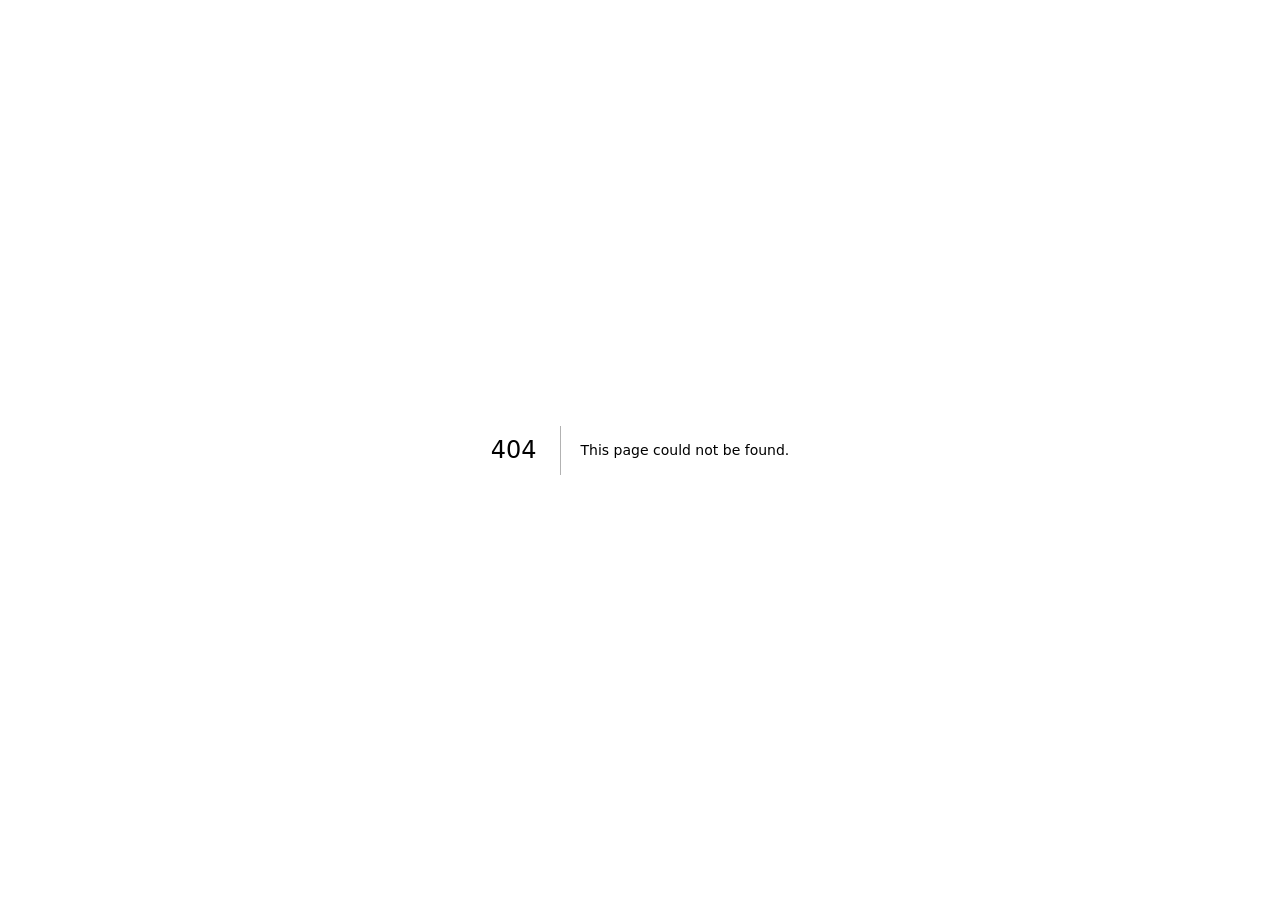
<file: 404/index.html>
<!DOCTYPE html><!--kolJ9_UcKNVfkJbl4JdOV--><html lang="en" class="__variable_dd5b2f __variable_595324 h-full antialiased"><head><meta charSet="utf-8"/><meta name="viewport" content="width=device-width, initial-scale=1"/><link rel="preload" href="/_next/static/media/36966cca54120369-s.p.woff2" as="font" crossorigin="" type="font/woff2"/><link rel="preload" href="/_next/static/media/98e207f02528a563-s.p.woff2" as="font" crossorigin="" type="font/woff2"/><link rel="preload" href="/_next/static/media/d3ebbfd689654d3a-s.p.woff2" as="font" crossorigin="" type="font/woff2"/><link rel="preload" href="/_next/static/media/db96af6b531dc71f-s.p.woff2" as="font" crossorigin="" type="font/woff2"/><link rel="stylesheet" href="/_next/static/css/b88038df200c2543.css" data-precedence="next"/><link rel="preload" as="script" fetchPriority="low" href="/_next/static/chunks/webpack-25335194ce124362.js"/><script src="/_next/static/chunks/4bd1b696-c023c6e3521b1417.js" async=""></script><script src="/_next/static/chunks/255-81ba70bd132d3eed.js" async=""></script><script src="/_next/static/chunks/main-app-12dbbff469ff1362.js" async=""></script><meta name="robots" content="noindex"/><meta name="next-size-adjust" content=""/><title>404: This page could not be found.</title><title>Magic Portfolio | AI Engineer Portfolio</title><meta name="description" content="A premium AI infrastructure portfolio showcasing vector databases, RAG systems, MCP tooling, agent workflows, semantic search, and Playwright automation."/><link rel="icon" href="/favicon.ico" type="image/x-icon" sizes="16x16"/><script src="/_next/static/chunks/polyfills-42372ed130431b0a.js" noModule=""></script></head><body class="min-h-full flex flex-col"><div hidden=""><!--$--><!--/$--></div><div style="font-family:system-ui,&quot;Segoe UI&quot;,Roboto,Helvetica,Arial,sans-serif,&quot;Apple Color Emoji&quot;,&quot;Segoe UI Emoji&quot;;height:100vh;text-align:center;display:flex;flex-direction:column;align-items:center;justify-content:center"><div><style>body{color:#000;background:#fff;margin:0}.next-error-h1{border-right:1px solid rgba(0,0,0,.3)}@media (prefers-color-scheme:dark){body{color:#fff;background:#000}.next-error-h1{border-right:1px solid rgba(255,255,255,.3)}}</style><h1 class="next-error-h1" style="display:inline-block;margin:0 20px 0 0;padding:0 23px 0 0;font-size:24px;font-weight:500;vertical-align:top;line-height:49px">404</h1><div style="display:inline-block"><h2 style="font-size:14px;font-weight:400;line-height:49px;margin:0">This page could not be found.</h2></div></div></div><!--$--><!--/$--><script src="/_next/static/chunks/webpack-25335194ce124362.js" id="_R_" async=""></script><script>(self.__next_f=self.__next_f||[]).push([0])</script><script>self.__next_f.push([1,"1:\"$Sreact.fragment\"\n2:I[9766,[],\"\"]\n3:I[8924,[],\"\"]\n4:I[4431,[],\"OutletBoundary\"]\n6:I[5278,[],\"AsyncMetadataOutlet\"]\n8:I[4431,[],\"ViewportBoundary\"]\na:I[4431,[],\"MetadataBoundary\"]\nb:\"$Sreact.suspense\"\nd:I[7150,[],\"\"]\n:HL[\"/_next/static/media/36966cca54120369-s.p.woff2\",\"font\",{\"crossOrigin\":\"\",\"type\":\"font/woff2\"}]\n:HL[\"/_next/static/media/98e207f02528a563-s.p.woff2\",\"font\",{\"crossOrigin\":\"\",\"type\":\"font/woff2\"}]\n:HL[\"/_next/static/media/d3ebbfd689654d3a-s.p.woff2\",\"font\",{\"crossOrigin\":\"\",\"type\":\"font/woff2\"}]\n:HL[\"/_next/static/media/db96af6b531dc71f-s.p.woff2\",\"font\",{\"crossOrigin\":\"\",\"type\":\"font/woff2\"}]\n:HL[\"/_next/static/css/b88038df200c2543.css\",\"style\"]\n"])</script><script>self.__next_f.push([1,"0:{\"P\":null,\"b\":\"kolJ9-UcKNVfkJbl4JdOV\",\"p\":\"\",\"c\":[\"\",\"_not-found\",\"\"],\"i\":false,\"f\":[[[\"\",{\"children\":[\"/_not-found\",{\"children\":[\"__PAGE__\",{}]}]},\"$undefined\",\"$undefined\",true],[\"\",[\"$\",\"$1\",\"c\",{\"children\":[[[\"$\",\"link\",\"0\",{\"rel\":\"stylesheet\",\"href\":\"/_next/static/css/b88038df200c2543.css\",\"precedence\":\"next\",\"crossOrigin\":\"$undefined\",\"nonce\":\"$undefined\"}]],[\"$\",\"html\",null,{\"lang\":\"en\",\"className\":\"__variable_dd5b2f __variable_595324 h-full antialiased\",\"children\":[\"$\",\"body\",null,{\"className\":\"min-h-full flex flex-col\",\"children\":[\"$\",\"$L2\",null,{\"parallelRouterKey\":\"children\",\"error\":\"$undefined\",\"errorStyles\":\"$undefined\",\"errorScripts\":\"$undefined\",\"template\":[\"$\",\"$L3\",null,{}],\"templateStyles\":\"$undefined\",\"templateScripts\":\"$undefined\",\"notFound\":\"$undefined\",\"forbidden\":\"$undefined\",\"unauthorized\":\"$undefined\"}]}]}]]}],{\"children\":[\"/_not-found\",[\"$\",\"$1\",\"c\",{\"children\":[null,[\"$\",\"$L2\",null,{\"parallelRouterKey\":\"children\",\"error\":\"$undefined\",\"errorStyles\":\"$undefined\",\"errorScripts\":\"$undefined\",\"template\":[\"$\",\"$L3\",null,{}],\"templateStyles\":\"$undefined\",\"templateScripts\":\"$undefined\",\"notFound\":\"$undefined\",\"forbidden\":\"$undefined\",\"unauthorized\":\"$undefined\"}]]}],{\"children\":[\"__PAGE__\",[\"$\",\"$1\",\"c\",{\"children\":[[[\"$\",\"title\",null,{\"children\":\"404: This page could not be found.\"}],[\"$\",\"div\",null,{\"style\":{\"fontFamily\":\"system-ui,\\\"Segoe UI\\\",Roboto,Helvetica,Arial,sans-serif,\\\"Apple Color Emoji\\\",\\\"Segoe UI Emoji\\\"\",\"height\":\"100vh\",\"textAlign\":\"center\",\"display\":\"flex\",\"flexDirection\":\"column\",\"alignItems\":\"center\",\"justifyContent\":\"center\"},\"children\":[\"$\",\"div\",null,{\"children\":[[\"$\",\"style\",null,{\"dangerouslySetInnerHTML\":{\"__html\":\"body{color:#000;background:#fff;margin:0}.next-error-h1{border-right:1px solid rgba(0,0,0,.3)}@media (prefers-color-scheme:dark){body{color:#fff;background:#000}.next-error-h1{border-right:1px solid rgba(255,255,255,.3)}}\"}}],[\"$\",\"h1\",null,{\"className\":\"next-error-h1\",\"style\":{\"display\":\"inline-block\",\"margin\":\"0 20px 0 0\",\"padding\":\"0 23px 0 0\",\"fontSize\":24,\"fontWeight\":500,\"verticalAlign\":\"top\",\"lineHeight\":\"49px\"},\"children\":404}],[\"$\",\"div\",null,{\"style\":{\"display\":\"inline-block\"},\"children\":[\"$\",\"h2\",null,{\"style\":{\"fontSize\":14,\"fontWeight\":400,\"lineHeight\":\"49px\",\"margin\":0},\"children\":\"This page could not be found.\"}]}]]}]}]],null,[\"$\",\"$L4\",null,{\"children\":[\"$L5\",[\"$\",\"$L6\",null,{\"promise\":\"$@7\"}]]}]]}],{},null,false]},null,false]},null,false],[\"$\",\"$1\",\"h\",{\"children\":[[\"$\",\"meta\",null,{\"name\":\"robots\",\"content\":\"noindex\"}],[[\"$\",\"$L8\",null,{\"children\":\"$L9\"}],[\"$\",\"meta\",null,{\"name\":\"next-size-adjust\",\"content\":\"\"}]],[\"$\",\"$La\",null,{\"children\":[\"$\",\"div\",null,{\"hidden\":true,\"children\":[\"$\",\"$b\",null,{\"fallback\":null,\"children\":\"$Lc\"}]}]}]]}],false]],\"m\":\"$undefined\",\"G\":[\"$d\",[]],\"s\":false,\"S\":true}\n"])</script><script>self.__next_f.push([1,"9:[[\"$\",\"meta\",\"0\",{\"charSet\":\"utf-8\"}],[\"$\",\"meta\",\"1\",{\"name\":\"viewport\",\"content\":\"width=device-width, initial-scale=1\"}]]\n5:null\n"])</script><script>self.__next_f.push([1,"e:I[622,[],\"IconMark\"]\n7:{\"metadata\":[[\"$\",\"title\",\"0\",{\"children\":\"Magic Portfolio | AI Engineer Portfolio\"}],[\"$\",\"meta\",\"1\",{\"name\":\"description\",\"content\":\"A premium AI infrastructure portfolio showcasing vector databases, RAG systems, MCP tooling, agent workflows, semantic search, and Playwright automation.\"}],[\"$\",\"link\",\"2\",{\"rel\":\"icon\",\"href\":\"/favicon.ico\",\"type\":\"image/x-icon\",\"sizes\":\"16x16\"}],[\"$\",\"$Le\",\"3\",{}]],\"error\":null,\"digest\":\"$undefined\"}\n"])</script><script>self.__next_f.push([1,"c:\"$7:metadata\"\n"])</script></body></html>
</file>
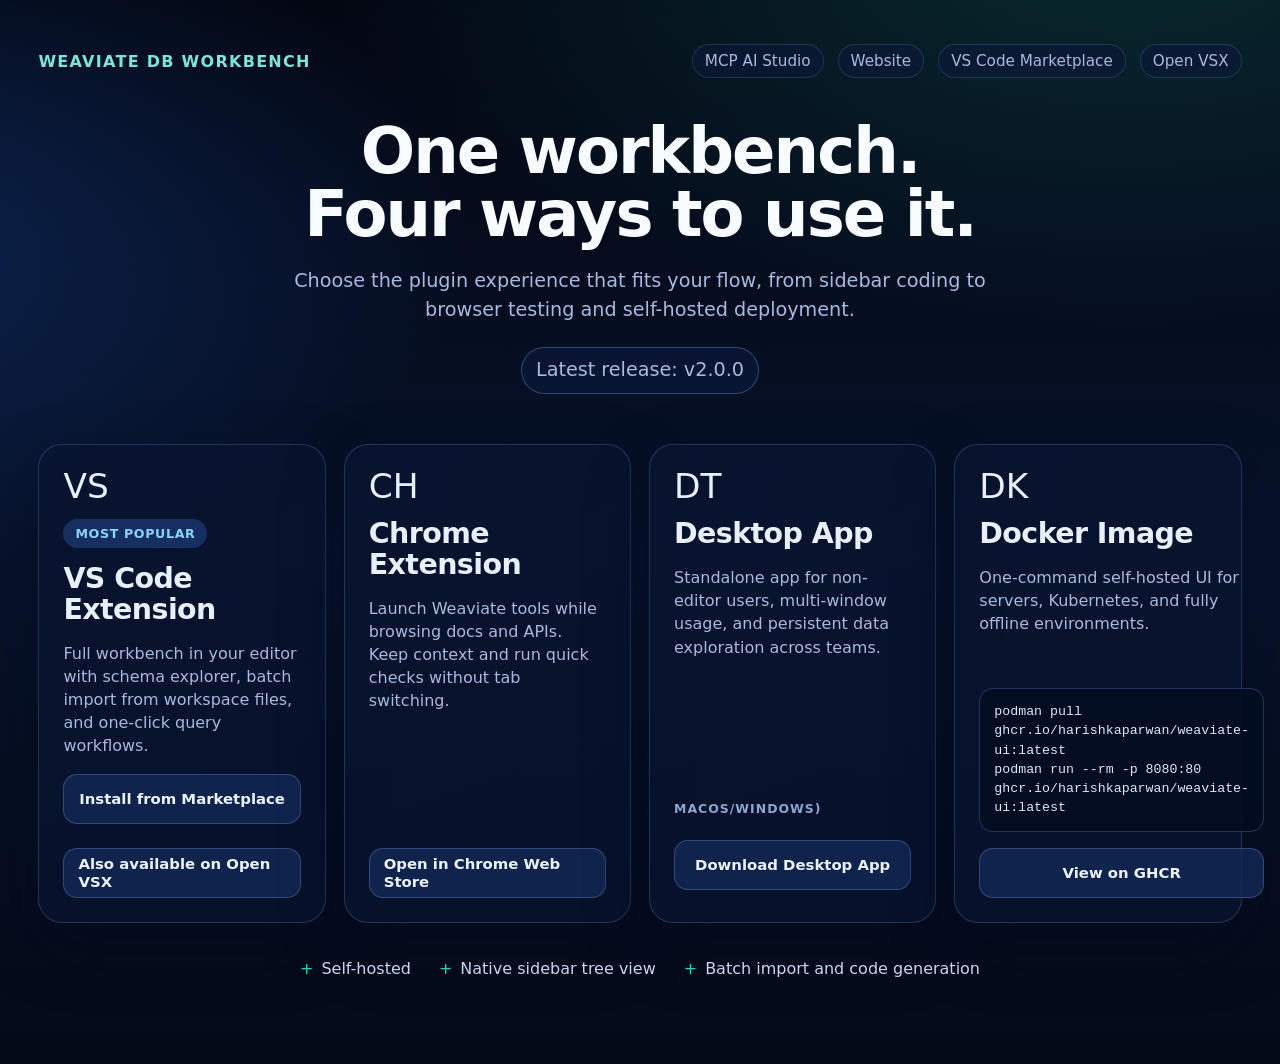
<file: weaviate-ui/index.html>
<!DOCTYPE html>
<html lang="en">
  <head>
    <meta charset="utf-8" />
    <title>Weaviate DB | Plugin Home</title>
    <meta name="viewport" content="width=device-width, initial-scale=1" />
    <link rel="stylesheet" href="theme.css" />
  </head>
  <body>
    <main class="site-wrap">
      <header class="site-header">
        <div class="brand">Weaviate DB Workbench</div>
        <nav class="top-links" aria-label="Primary links">
          <a href="mcp-ai-studio.html">MCP AI Studio</a>
          <a href="https://harishkaparwan.github.io/weaviate-ui/" target="_blank" rel="noopener noreferrer">Website</a>
          <a href="https://marketplace.visualstudio.com/items?itemName=harishkaparwan.weaviate-db" target="_blank" rel="noopener noreferrer">VS Code Marketplace</a>
          <a href="https://open-vsx.org/extension/harishkaparwan/weaviate-db" target="_blank" rel="noopener noreferrer">Open VSX</a>
        </nav>
      </header>

      <section class="hero">
        <h1>One workbench.<br />Four ways to use it.</h1>
        <p>Choose the plugin experience that fits your flow, from sidebar coding to browser testing and self-hosted deployment.</p>
        <p class="release-pill">Latest release: v2.0.0</p>
      </section>

      <section class="grid" aria-label="Product options">
        <article class="card">
          <div class="icon" aria-hidden="true">VS</div>
          <div class="badge">Most popular</div>
          <h2>VS Code Extension</h2>
          <p>Full workbench in your editor with schema explorer, batch import from workspace files, and one-click query workflows.</p>
          <a class="cta" href="https://marketplace.visualstudio.com/items?itemName=harishkaparwan.weaviate-db" target="_blank" rel="noopener noreferrer">Install from Marketplace</a>
          <a class="sub-link" href="https://open-vsx.org/extension/harishkaparwan/weaviate-db" target="_blank" rel="noopener noreferrer">Also available on Open VSX</a>
        </article>

        <article class="card">
          <div class="icon" aria-hidden="true">CH</div>
          <h2>Chrome Extension</h2>
          <p>Launch Weaviate tools while browsing docs and APIs. Keep context and run quick checks without tab switching.</p>
          <a class="cta" href="https://chromewebstore.google.com/detail/naooobcljglmgfefiblbgkdlcomgamhc" target="_blank" rel="noopener noreferrer">Open in Chrome Web Store</a>
        </article>

        <article class="card">
          <div class="icon" aria-hidden="true">DT</div>
          <h2>Desktop App</h2>
          <p>Standalone app for non-editor users, multi-window usage, and persistent data exploration across teams.</p>
          <div class="platform-label">MacOS/Windows)</div>
          <a class="download-btn" href="https://harishkaparwan.github.io/downloads.html" target="_blank" rel="noopener noreferrer">Download Desktop App</a>
        </article>

        <article class="card">
          <div class="icon" aria-hidden="true">DK</div>
          <h2>Docker Image</h2>
          <p>One-command self-hosted UI for servers, Kubernetes, and fully offline environments.</p>
          <div class="code-box">podman pull ghcr.io/harishkaparwan/weaviate-ui:latest<br />podman run --rm -p 8080:80 ghcr.io/harishkaparwan/weaviate-ui:latest</div>
          <a class="docker-link" href="https://ghcr.io/harishkaparwan/weaviate-ui" target="_blank" rel="noopener noreferrer">View on GHCR</a>
        </article>
      </section>

      <div class="points" aria-label="Highlights">
        <div><span>+</span>Self-hosted</div>
        <div><span>+</span>Native sidebar tree view</div>
        <div><span>+</span>Batch import and code generation</div>
      </div>
    </main>
  </body>
</html>
</file>
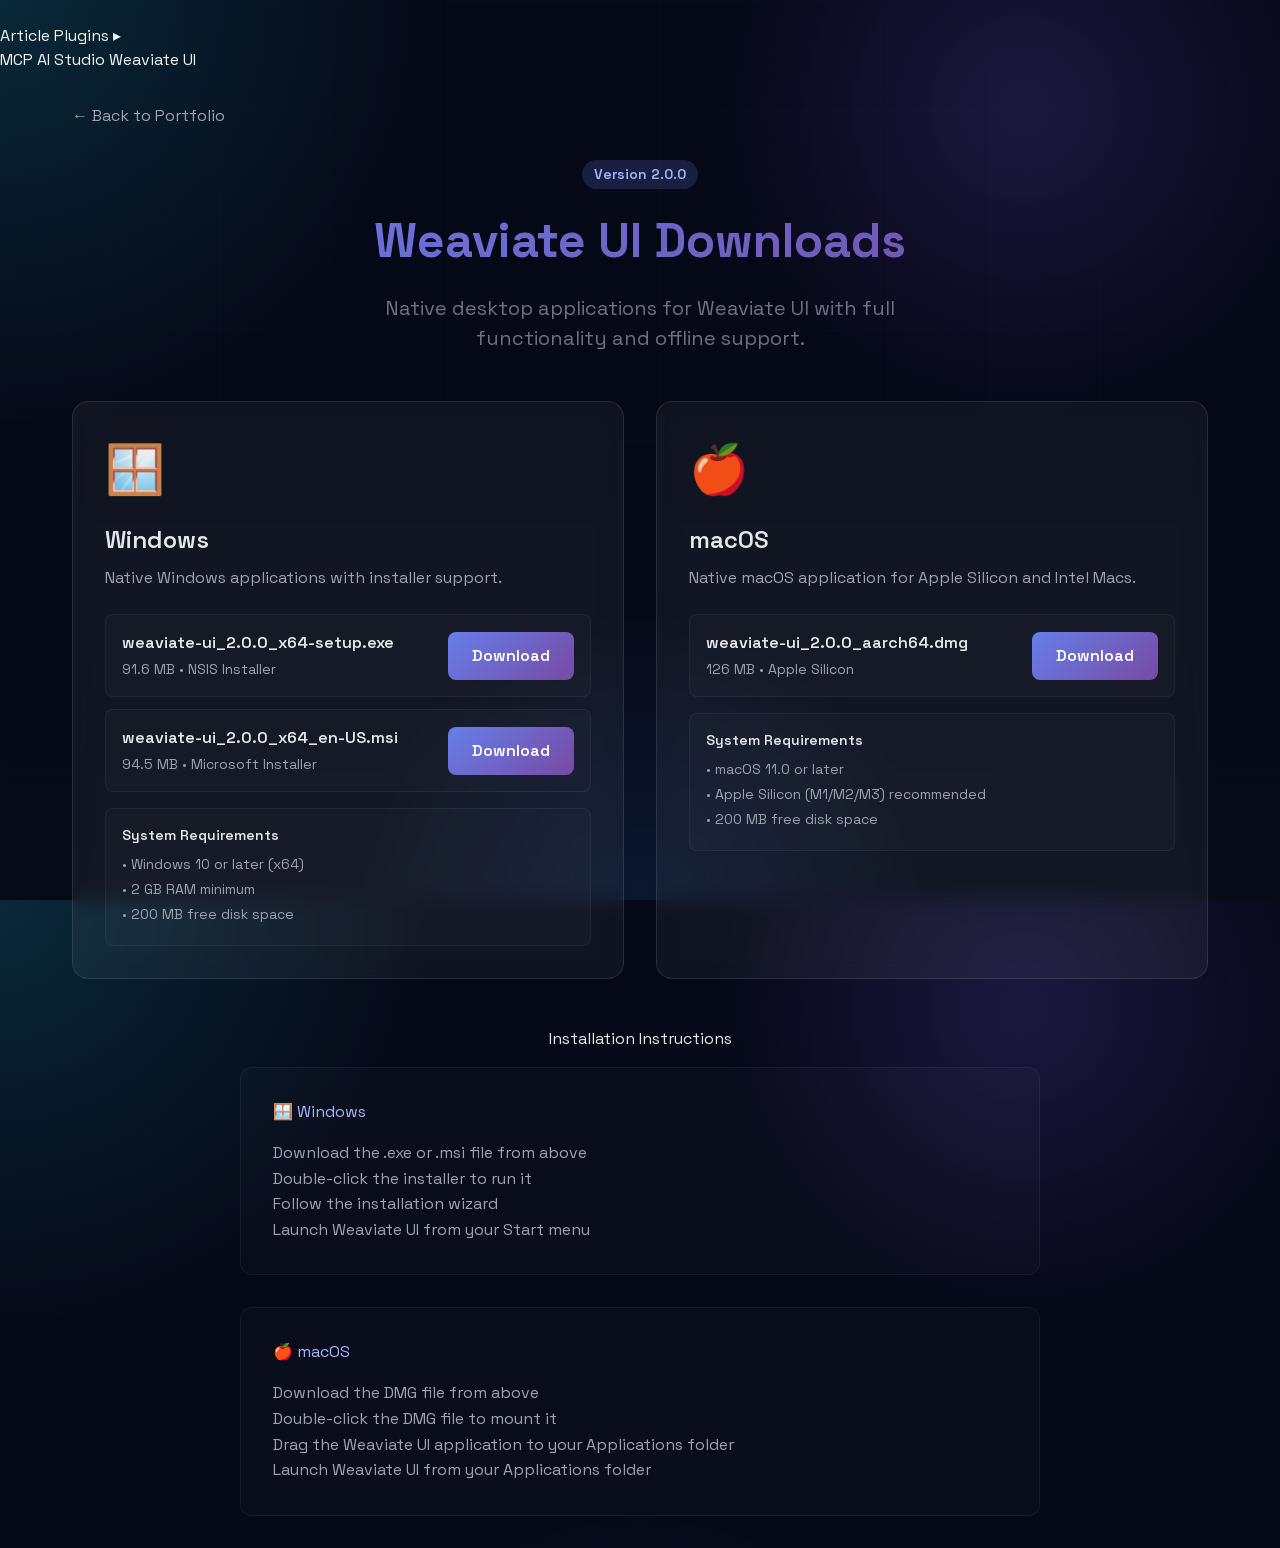
<file: downloads.html>
<!DOCTYPE html>
<html lang="en" class="__variable_dd5b2f __variable_595324 h-full antialiased">
<head>
    <meta charset="utf-8">
    <meta name="viewport" content="width=device-width, initial-scale=1">
    <title>Weaviate UI Downloads | Desktop Applications</title>
    <meta name="description" content="Download Weaviate UI desktop applications for Windows and macOS. Native desktop apps with full functionality.">
    <link rel="icon" href="/favicon.ico" type="image/x-icon" sizes="16x16">
    <link rel="stylesheet" href="/_next/static/css/b88038df200c2543.css">
    <style>
        .downloads-container {
            max-width: 1200px;
            margin: 0 auto;
            padding: 2rem;
            min-height: 100vh;
        }
        .downloads-header {
            text-align: center;
            margin-bottom: 3rem;
        }
        .downloads-header h1 {
            font-size: 3rem;
            font-weight: 700;
            margin-bottom: 1rem;
            background: linear-gradient(135deg, #667eea 0%, #764ba2 100%);
            -webkit-background-clip: text;
            -webkit-text-fill-color: transparent;
            background-clip: text;
        }
        .downloads-header p {
            font-size: 1.25rem;
            color: #6b7280;
            max-width: 600px;
            margin: 0 auto;
        }
        .platform-grid {
            display: grid;
            grid-template-columns: repeat(auto-fit, minmax(350px, 1fr));
            gap: 2rem;
            margin-bottom: 3rem;
        }
        .platform-card {
            background: rgba(255, 255, 255, 0.05);
            backdrop-filter: blur(10px);
            border: 1px solid rgba(255, 255, 255, 0.1);
            border-radius: 16px;
            padding: 2rem;
            transition: transform 0.3s ease, box-shadow 0.3s ease;
        }
        .platform-card:hover {
            transform: translateY(-5px);
            box-shadow: 0 20px 40px rgba(0, 0, 0, 0.1);
        }
        .platform-icon {
            font-size: 3rem;
            margin-bottom: 1rem;
        }
        .platform-title {
            font-size: 1.5rem;
            font-weight: 600;
            margin-bottom: 0.5rem;
            color: #e5e7eb;
        }
        .platform-description {
            color: #9ca3af;
            margin-bottom: 1.5rem;
        }
        .download-list {
            space-y: 1rem;
        }
        .download-item {
            display: flex;
            justify-content: space-between;
            align-items: center;
            padding: 1rem;
            background: rgba(255, 255, 255, 0.02);
            border: 1px solid rgba(255, 255, 255, 0.05);
            border-radius: 8px;
            margin-bottom: 0.75rem;
            transition: background-color 0.2s ease;
        }
        .download-item:hover {
            background: rgba(255, 255, 255, 0.05);
        }
        .download-info {
            flex: 1;
        }
        .download-name {
            font-weight: 600;
            color: #e5e7eb;
            margin-bottom: 0.25rem;
        }
        .download-size {
            font-size: 0.875rem;
            color: #9ca3af;
        }
        .download-button {
            background: linear-gradient(135deg, #667eea 0%, #764ba2 100%);
            color: white;
            border: none;
            padding: 0.75rem 1.5rem;
            border-radius: 8px;
            font-weight: 600;
            text-decoration: none;
            transition: transform 0.2s ease, box-shadow 0.2s ease;
        }
        .download-button:hover {
            transform: scale(1.05);
            box-shadow: 0 10px 20px rgba(102, 126, 234, 0.3);
        }
        .requirements {
            background: rgba(255, 255, 255, 0.02);
            border: 1px solid rgba(255, 255, 255, 0.05);
            border-radius: 8px;
            padding: 1rem;
            margin-top: 1rem;
        }
        .requirements h4 {
            color: #e5e7eb;
            margin-bottom: 0.5rem;
            font-size: 0.875rem;
            font-weight: 600;
        }
        .requirements ul {
            list-style: none;
            padding: 0;
            margin: 0;
        }
        .requirements li {
            color: #9ca3af;
            font-size: 0.875rem;
            margin-bottom: 0.25rem;
        }
        .back-link {
            display: inline-flex;
            align-items: center;
            color: #9ca3af;
            text-decoration: none;
            margin-bottom: 2rem;
            transition: color 0.2s ease;
        }
        .back-link:hover {
            color: #e5e7eb;
        }
        .version-badge {
            background: rgba(102, 126, 234, 0.2);
            color: #a5b4fc;
            padding: 0.25rem 0.75rem;
            border-radius: 20px;
            font-size: 0.875rem;
            font-weight: 600;
            margin-bottom: 1rem;
            display: inline-block;
        }
        @media (max-width: 768px) {
            .downloads-container {
                padding: 1rem;
            }
            .downloads-header h1 {
                font-size: 2rem;
            }
            .platform-grid {
                grid-template-columns: 1fr;
                gap: 1rem;
            }
        }
    </style>
</head>
<body class="min-h-screen bg-gray-900 text-white">
    <nav id="hpNav" aria-label="Site navigation">
        <button id="hpNavBtn" aria-label="Open menu" aria-expanded="false">
            <span></span>
        </button>
        <div id="hpNavMenu" role="menu">
            <a href="/#articles" role="menuitem">Article</a>
            <button id="hpNavPluginsToggle" aria-expanded="false" type="button">
                Plugins <span class="hpCaret">▸</span>
            </button>
            <div id="hpNavPlugins">
                <a href="https://harishkaparwan.github.io/mcp-ai-studio/" target="_blank" rel="noopener noreferrer">MCP AI Studio</a>
                <a href="https://harishkaparwan.github.io/weaviate-ui/" target="_blank" rel="noopener noreferrer">Weaviate UI</a>
            </div>
        </div>
    </nav>

    <div class="downloads-container">
        <a href="/" class="back-link">
            ← Back to Portfolio
        </a>
        
        <div class="downloads-header">
            <div class="version-badge">Version 2.0.0</div>
            <h1>Weaviate UI Downloads</h1>
            <p>Native desktop applications for Weaviate UI with full functionality and offline support.</p>
        </div>

        <div class="platform-grid">
            <!-- Windows Platform -->
            <div class="platform-card">
                <div class="platform-icon">🪟</div>
                <h2 class="platform-title">Windows</h2>
                <p class="platform-description">Native Windows applications with installer support.</p>
                
                <div class="download-list">
                    <div class="download-item">
                        <div class="download-info">
                            <div class="download-name">weaviate-ui_2.0.0_x64-setup.exe</div>
                            <div class="download-size">91.6 MB • NSIS Installer</div>
                        </div>
                        <a href="/weaviate-ui/desktop/2.0.0/win/weaviate-ui_2.0.0_x64-setup.exe" class="download-button">
                            Download
                        </a>
                    </div>
                    
                    <div class="download-item">
                        <div class="download-info">
                            <div class="download-name">weaviate-ui_2.0.0_x64_en-US.msi</div>
                            <div class="download-size">94.5 MB • Microsoft Installer</div>
                        </div>
                        <a href="/weaviate-ui/desktop/2.0.0/win/weaviate-ui_2.0.0_x64_en-US.msi" class="download-button">
                            Download
                        </a>
                    </div>
                </div>

                <div class="requirements">
                    <h4>System Requirements</h4>
                    <ul>
                        <li>• Windows 10 or later (x64)</li>
                        <li>• 2 GB RAM minimum</li>
                        <li>• 200 MB free disk space</li>
                    </ul>
                </div>
            </div>

            <!-- macOS Platform -->
            <div class="platform-card">
                <div class="platform-icon">🍎</div>
                <h2 class="platform-title">macOS</h2>
                <p class="platform-description">Native macOS application for Apple Silicon and Intel Macs.</p>
                
                <div class="download-list">
                    <div class="download-item">
                        <div class="download-info">
                            <div class="download-name">weaviate-ui_2.0.0_aarch64.dmg</div>
                            <div class="download-size">126 MB • Apple Silicon</div>
                        </div>
                        <a href="/weaviate-ui/desktop/2.0.0/mac/weaviate-ui_2.0.0_aarch64.dmg" class="download-button">
                            Download
                        </a>
                    </div>
                </div>

                <div class="requirements">
                    <h4>System Requirements</h4>
                    <ul>
                        <li>• macOS 11.0 or later</li>
                        <li>• Apple Silicon (M1/M2/M3) recommended</li>
                        <li>• 200 MB free disk space</li>
                    </ul>
                </div>
            </div>
        </div>

        <div style="text-align: center; margin-top: 3rem;">
            <h3 style="color: #e5e7eb; margin-bottom: 1rem;">Installation Instructions</h3>
            <div style="max-width: 800px; margin: 0 auto; text-align: left;">
                <div style="background: rgba(255, 255, 255, 0.02); border: 1px solid rgba(255, 255, 255, 0.05); border-radius: 12px; padding: 2rem; margin-bottom: 2rem;">
                    <h4 style="color: #a5b4fc; margin-bottom: 1rem;">🪟 Windows</h4>
                    <ol style="color: #9ca3af; line-height: 1.6;">
                        <li>Download the .exe or .msi file from above</li>
                        <li>Double-click the installer to run it</li>
                        <li>Follow the installation wizard</li>
                        <li>Launch Weaviate UI from your Start menu</li>
                    </ol>
                </div>
                
                <div style="background: rgba(255, 255, 255, 0.02); border: 1px solid rgba(255, 255, 255, 0.05); border-radius: 12px; padding: 2rem;">
                    <h4 style="color: #a5b4fc; margin-bottom: 1rem;">🍎 macOS</h4>
                    <ol style="color: #9ca3af; line-height: 1.6;">
                        <li>Download the DMG file from above</li>
                        <li>Double-click the DMG file to mount it</li>
                        <li>Drag the Weaviate UI application to your Applications folder</li>
                        <li>Launch Weaviate UI from your Applications folder</li>
                    </ol>
                </div>
            </div>
        </div>
    </div>

    <script>
        // Navigation script (copied from main site)
        (function(){
            var nav=document.getElementById("hpNav"),
                btn=document.getElementById("hpNavBtn"),
                toggle=document.getElementById("hpNavPluginsToggle"),
                plugins=document.getElementById("hpNavPlugins");
            if(!nav||!btn||!toggle||!plugins)return;
            btn.addEventListener("click",function(e){
                e.stopPropagation();
                var open=nav.classList.toggle("open");
                btn.setAttribute("aria-expanded",open?"true":"false")
            });
            toggle.addEventListener("click",function(e){
                e.stopPropagation();
                var open=plugins.classList.toggle("open");
                toggle.setAttribute("aria-expanded",open?"true":"false")
            });
            document.addEventListener("click",function(e){
                if(!nav.contains(e.target)){
                    nav.classList.remove("open");
                    plugins.classList.remove("open");
                    btn.setAttribute("aria-expanded","false");
                    toggle.setAttribute("aria-expanded","false")
                }
            })
        })();
    </script>
</body>
</html>
</file>
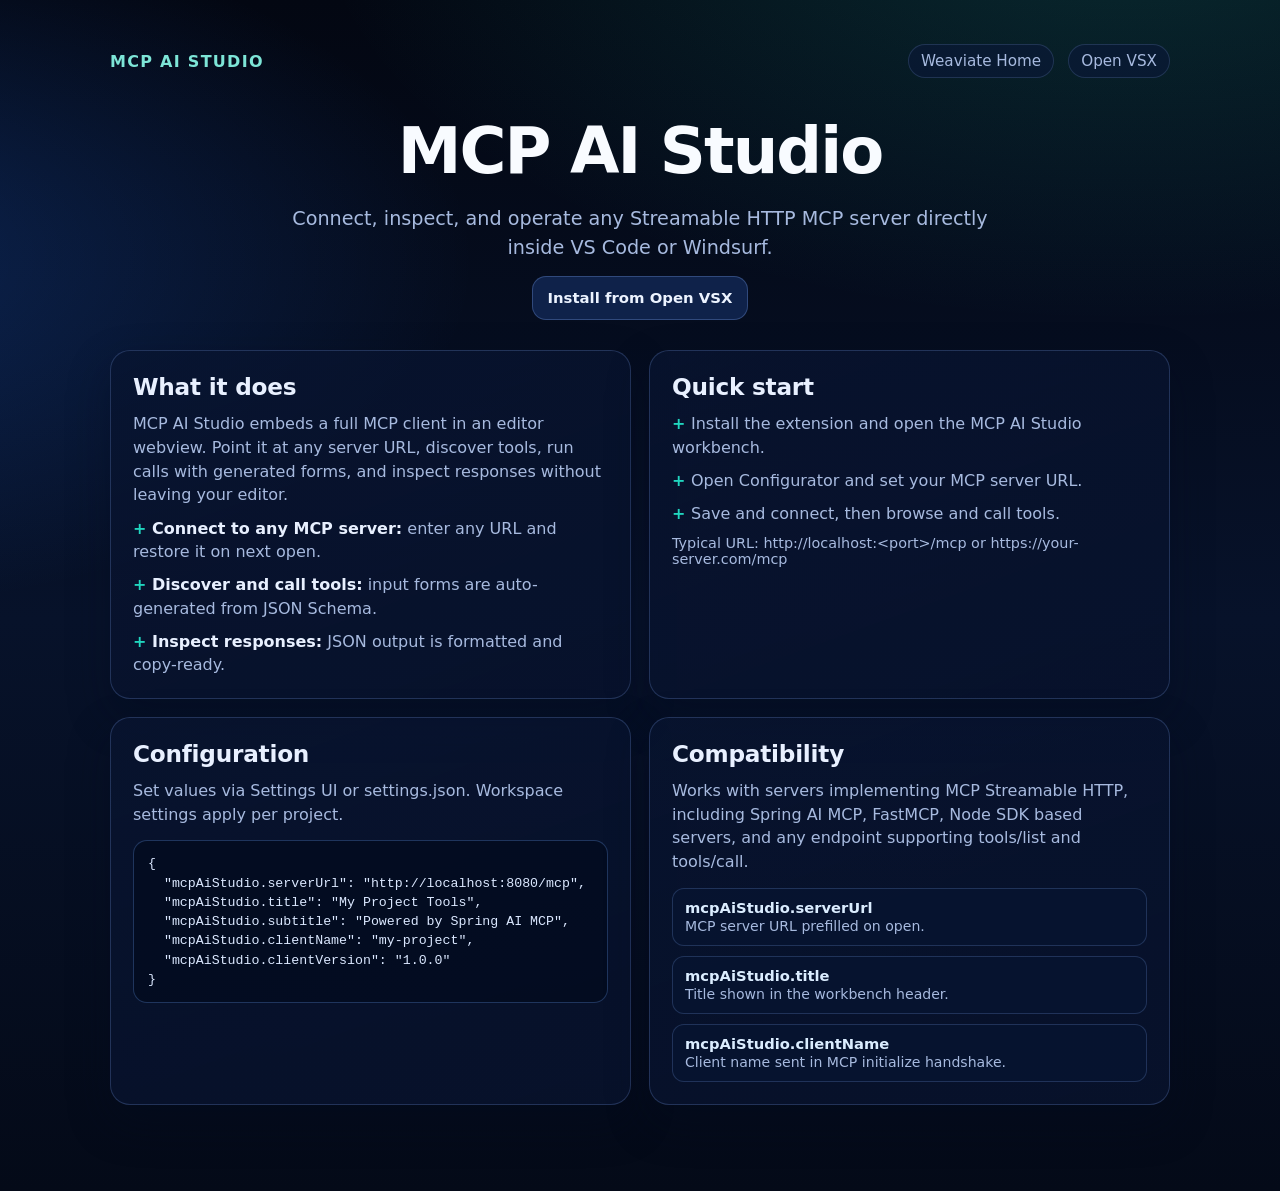
<file: weaviate-ui/mcp-ai-studio.html>
<!DOCTYPE html>
<html lang="en">
  <head>
    <meta charset="utf-8" />
    <title>MCP AI Studio | Plugin Home</title>
    <meta name="viewport" content="width=device-width, initial-scale=1" />
    <link rel="stylesheet" href="theme.css" />
    <style>
      .single-wrap {
        max-width: 1060px;
        margin: 0 auto;
      }

      .hero-compact {
        margin-bottom: 30px;
      }

      .hero-compact h1 {
        font-size: clamp(2rem, 5vw, 4rem);
      }

      .feature-grid {
        display: grid;
        grid-template-columns: repeat(2, minmax(0, 1fr));
        gap: 18px;
        margin-top: 20px;
      }

      .section-card {
        border-radius: 20px;
        border: 1px solid var(--panel-border);
        background: linear-gradient(160deg, var(--panel), rgba(8, 18, 44, 0.9));
        box-shadow: 0 18px 42px rgba(2, 10, 30, 0.36);
        padding: 22px;
      }

      .section-card h2 {
        margin: 0 0 12px;
        font-size: 1.45rem;
        letter-spacing: -0.01em;
      }

      .section-card p {
        margin: 0;
        color: var(--muted);
        line-height: 1.48;
      }

      .checklist {
        margin: 10px 0 0;
        padding: 0;
        list-style: none;
        display: grid;
        gap: 10px;
      }

      .checklist li {
        color: var(--muted);
        line-height: 1.45;
      }

      .checklist strong {
        color: var(--text);
      }

      .checklist li::before {
        content: "+ ";
        color: var(--accent);
        font-weight: 700;
      }

      .code-box {
        margin-top: 14px;
        overflow-x: auto;
      }

      .settings-grid {
        margin-top: 14px;
        display: grid;
        gap: 10px;
      }

      .settings-row {
        border: 1px solid rgba(112, 149, 221, 0.24);
        border-radius: 12px;
        padding: 10px 12px;
        background: rgba(8, 21, 50, 0.62);
      }

      .settings-row .k {
        color: #dbedff;
        font-weight: 700;
        display: block;
        font-size: 0.92rem;
      }

      .settings-row .v {
        color: var(--muted);
        font-size: 0.88rem;
      }

      .cta-row {
        display: flex;
        flex-wrap: wrap;
        gap: 10px;
        margin-top: 14px;
      }

      .cta-row a {
        width: auto;
        min-height: 44px;
        padding: 0 14px;
      }

      .path-note {
        margin-top: 10px;
        color: var(--muted);
        font-size: 0.9rem;
      }

      @media (max-width: 860px) {
        .feature-grid {
          grid-template-columns: 1fr;
        }
      }
    </style>
  </head>
  <body>
    <main class="site-wrap single-wrap">
      <header class="site-header">
        <div class="brand">MCP AI Studio</div>
        <nav class="top-links" aria-label="Primary links">
          <a href="index.html">Weaviate Home</a>
          <a href="https://open-vsx.org/extension/harishkaparwan/mcp-ai-studio" target="_blank" rel="noopener noreferrer">Open VSX</a>
        </nav>
      </header>

      <section class="hero hero-compact">
        <h1>MCP AI Studio</h1>
        <p>Connect, inspect, and operate any Streamable HTTP MCP server directly inside VS Code or Windsurf.</p>
        <div class="cta-row" style="justify-content:center;">
          <a class="cta" href="https://open-vsx.org/extension/harishkaparwan/mcp-ai-studio" target="_blank" rel="noopener noreferrer">Install from Open VSX</a>
        </div>
      </section>

      <section class="feature-grid" aria-label="MCP AI Studio overview">
        <article class="section-card">
          <h2>What it does</h2>
          <p>MCP AI Studio embeds a full MCP client in an editor webview. Point it at any server URL, discover tools, run calls with generated forms, and inspect responses without leaving your editor.</p>
          <ul class="checklist">
            <li><strong>Connect to any MCP server:</strong> enter any URL and restore it on next open.</li>
            <li><strong>Discover and call tools:</strong> input forms are auto-generated from JSON Schema.</li>
            <li><strong>Inspect responses:</strong> JSON output is formatted and copy-ready.</li>
          </ul>
        </article>

        <article class="section-card">
          <h2>Quick start</h2>
          <ul class="checklist">
            <li>Install the extension and open the MCP AI Studio workbench.</li>
            <li>Open Configurator and set your MCP server URL.</li>
            <li>Save and connect, then browse and call tools.</li>
          </ul>
          <div class="path-note">Typical URL: http://localhost:&lt;port&gt;/mcp or https://your-server.com/mcp</div>
        </article>

        <article class="section-card">
          <h2>Configuration</h2>
          <p>Set values via Settings UI or settings.json. Workspace settings apply per project.</p>
          <pre class="code-box">{
  "mcpAiStudio.serverUrl": "http://localhost:8080/mcp",
  "mcpAiStudio.title": "My Project Tools",
  "mcpAiStudio.subtitle": "Powered by Spring AI MCP",
  "mcpAiStudio.clientName": "my-project",
  "mcpAiStudio.clientVersion": "1.0.0"
}</pre>
        </article>

        <article class="section-card">
          <h2>Compatibility</h2>
          <p>Works with servers implementing MCP Streamable HTTP, including Spring AI MCP, FastMCP, Node SDK based servers, and any endpoint supporting tools/list and tools/call.</p>
          <div class="settings-grid">
            <div class="settings-row"><span class="k">mcpAiStudio.serverUrl</span><span class="v">MCP server URL prefilled on open.</span></div>
            <div class="settings-row"><span class="k">mcpAiStudio.title</span><span class="v">Title shown in the workbench header.</span></div>
            <div class="settings-row"><span class="k">mcpAiStudio.clientName</span><span class="v">Client name sent in MCP initialize handshake.</span></div>
          </div>
        </article>
      </section>
    </main>
  </body>
</html>
</file>
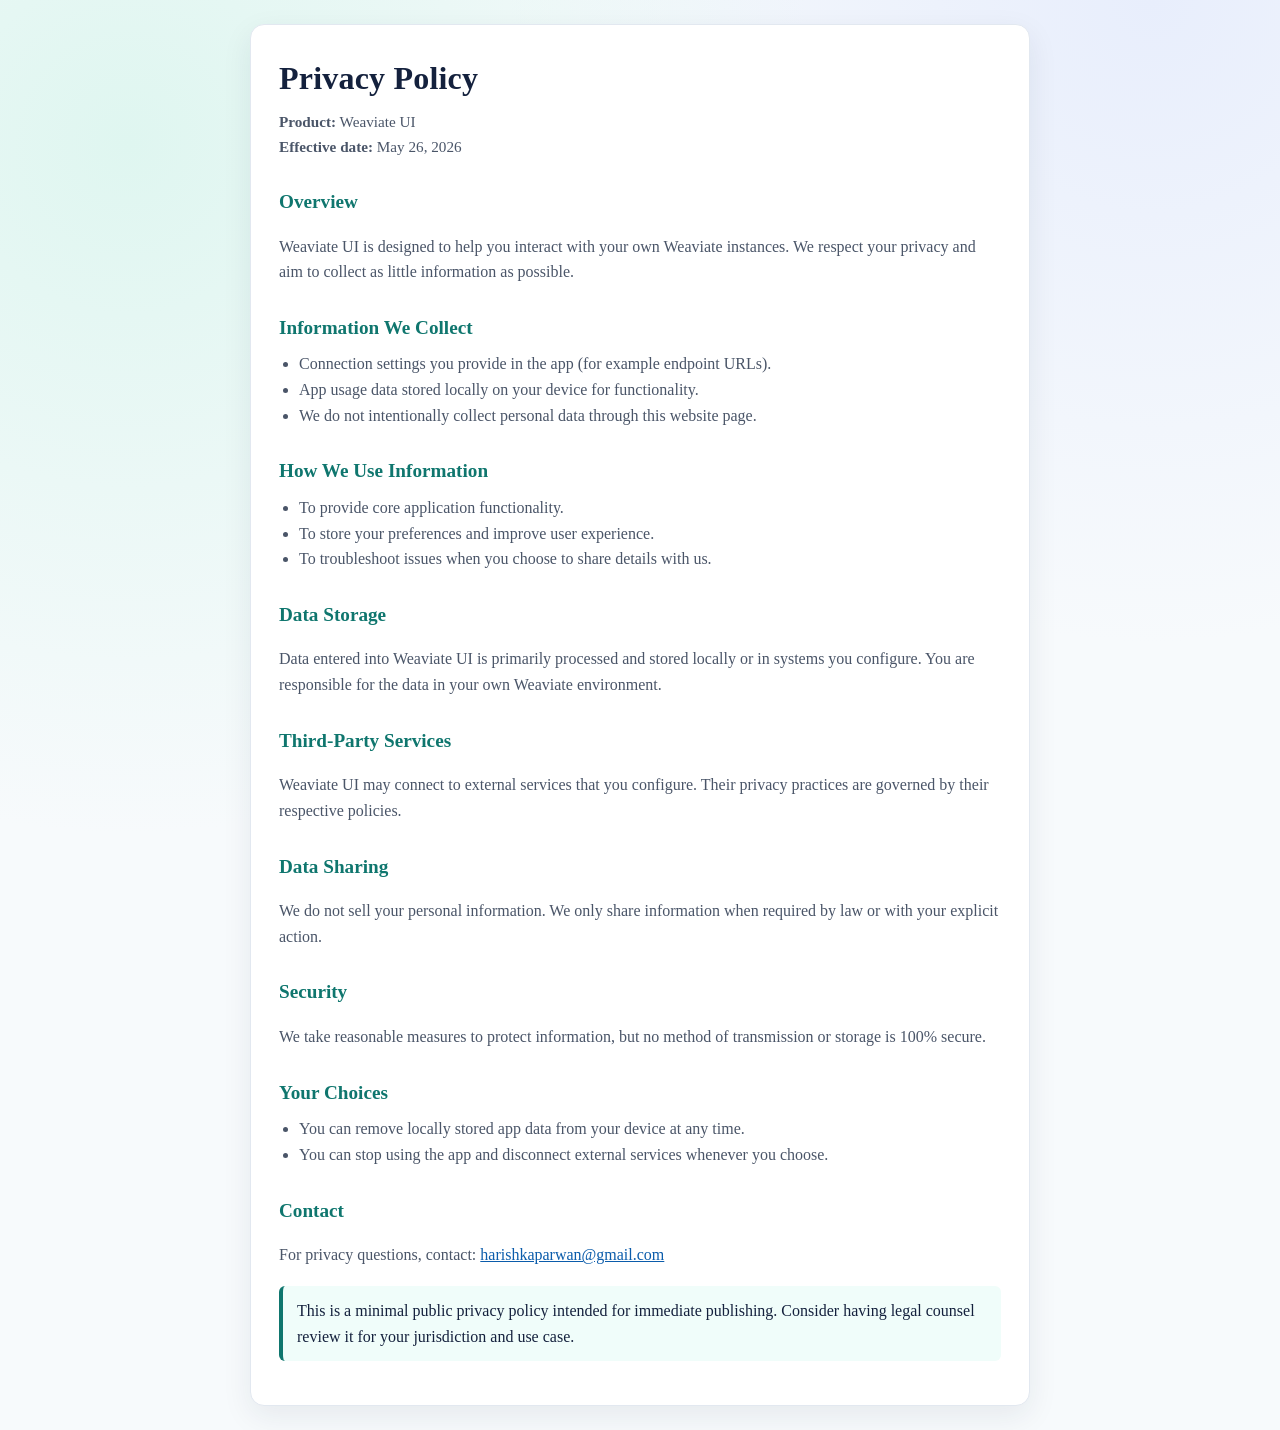
<file: weaviate-ui/policy/privacy.html>
<!doctype html>
<html lang="en">
<head>
  <meta charset="utf-8" />
  <meta name="viewport" content="width=device-width, initial-scale=1" />
  <title>Privacy Policy | Weaviate UI</title>
  <meta name="description" content="Privacy Policy for Weaviate UI" />
  <style>
    :root {
      --bg: #f7fafc;
      --card: #ffffff;
      --text: #14213d;
      --muted: #4a5568;
      --border: #e2e8f0;
      --accent: #0f766e;
    }

    * { box-sizing: border-box; }

    body {
      margin: 0;
      font-family: Georgia, "Times New Roman", serif;
      background:
        radial-gradient(circle at 10% 10%, #dff6f0 0%, transparent 40%),
        radial-gradient(circle at 90% 0%, #e8eefc 0%, transparent 35%),
        var(--bg);
      color: var(--text);
      line-height: 1.6;
      padding: 24px;
    }

    main {
      max-width: 780px;
      margin: 0 auto;
      background: var(--card);
      border: 1px solid var(--border);
      border-radius: 14px;
      padding: 28px;
      box-shadow: 0 10px 30px rgba(20, 33, 61, 0.08);
    }

    h1 {
      margin-top: 0;
      margin-bottom: 6px;
      font-size: 2rem;
      letter-spacing: 0.2px;
    }

    h2 {
      margin-top: 28px;
      margin-bottom: 8px;
      font-size: 1.2rem;
      color: var(--accent);
    }

    p, li {
      color: var(--muted);
    }

    ul {
      margin-top: 8px;
      padding-left: 20px;
    }

    .meta {
      margin: 0;
      color: var(--muted);
      font-size: 0.95rem;
    }

    .note {
      margin-top: 18px;
      padding: 12px 14px;
      border-left: 4px solid var(--accent);
      background: #f0fdfa;
      border-radius: 6px;
      color: var(--text);
    }

    a {
      color: #0b5cab;
    }

    @media (max-width: 640px) {
      body { padding: 14px; }
      main { padding: 20px; }
      h1 { font-size: 1.65rem; }
    }
  </style>
</head>
<body>
  <main>
    <h1>Privacy Policy</h1>
    <p class="meta"><strong>Product:</strong> Weaviate UI</p>
    <p class="meta"><strong>Effective date:</strong> May 26, 2026</p>

    <h2>Overview</h2>
    <p>
      Weaviate UI is designed to help you interact with your own Weaviate instances.
      We respect your privacy and aim to collect as little information as possible.
    </p>

    <h2>Information We Collect</h2>
    <ul>
      <li>Connection settings you provide in the app (for example endpoint URLs).</li>
      <li>App usage data stored locally on your device for functionality.</li>
      <li>We do not intentionally collect personal data through this website page.</li>
    </ul>

    <h2>How We Use Information</h2>
    <ul>
      <li>To provide core application functionality.</li>
      <li>To store your preferences and improve user experience.</li>
      <li>To troubleshoot issues when you choose to share details with us.</li>
    </ul>

    <h2>Data Storage</h2>
    <p>
      Data entered into Weaviate UI is primarily processed and stored locally or in systems you configure.
      You are responsible for the data in your own Weaviate environment.
    </p>

    <h2>Third-Party Services</h2>
    <p>
      Weaviate UI may connect to external services that you configure. Their privacy practices are governed by
      their respective policies.
    </p>

    <h2>Data Sharing</h2>
    <p>
      We do not sell your personal information. We only share information when required by law or with your explicit action.
    </p>

    <h2>Security</h2>
    <p>
      We take reasonable measures to protect information, but no method of transmission or storage is 100% secure.
    </p>

    <h2>Your Choices</h2>
    <ul>
      <li>You can remove locally stored app data from your device at any time.</li>
      <li>You can stop using the app and disconnect external services whenever you choose.</li>
    </ul>

    <h2>Contact</h2>
    <p>
      For privacy questions, contact:
      <a href="mailto:harishkaparwan@gmail.com">harishkaparwan@gmail.com</a>
    </p>

    <p class="note">
      This is a minimal public privacy policy intended for immediate publishing.
      Consider having legal counsel review it for your jurisdiction and use case.
    </p>
  </main>
</body>
</html>
</file>
<file: _next/static/css/b88038df200c2543.css>
@font-face{font-family:Space Grotesk;font-style:normal;font-weight:300 700;font-display:swap;src:url(/_next/static/media/e1aab0933260df4d-s.woff2) format("woff2");unicode-range:u+0102-0103,u+0110-0111,u+0128-0129,u+0168-0169,u+01a0-01a1,u+01af-01b0,u+0300-0301,u+0303-0304,u+0308-0309,u+0323,u+0329,u+1ea0-1ef9,u+20ab}@font-face{font-family:Space Grotesk;font-style:normal;font-weight:300 700;font-display:swap;src:url(/_next/static/media/b7387a63dd068245-s.woff2) format("woff2");unicode-range:u+0100-02ba,u+02bd-02c5,u+02c7-02cc,u+02ce-02d7,u+02dd-02ff,u+0304,u+0308,u+0329,u+1d00-1dbf,u+1e00-1e9f,u+1ef2-1eff,u+2020,u+20a0-20ab,u+20ad-20c0,u+2113,u+2c60-2c7f,u+a720-a7ff}@font-face{font-family:Space Grotesk;font-style:normal;font-weight:300 700;font-display:swap;src:url(/_next/static/media/36966cca54120369-s.p.woff2) format("woff2");unicode-range:u+00??,u+0131,u+0152-0153,u+02bb-02bc,u+02c6,u+02da,u+02dc,u+0304,u+0308,u+0329,u+2000-206f,u+20ac,u+2122,u+2191,u+2193,u+2212,u+2215,u+feff,u+fffd}@font-face{font-family:Space Grotesk Fallback;src:local("Arial");ascent-override:89.71%;descent-override:26.62%;line-gap-override:0.00%;size-adjust:109.69%}.__className_dd5b2f{font-family:Space Grotesk,Space Grotesk Fallback;font-style:normal}.__variable_dd5b2f{--font-space-grotesk:"Space Grotesk","Space Grotesk Fallback"}@font-face{font-family:IBM Plex Mono;font-style:normal;font-weight:400;font-display:swap;src:url(/_next/static/media/58f386aa6b1a2a92-s.woff2) format("woff2");unicode-range:u+0460-052f,u+1c80-1c8a,u+20b4,u+2de0-2dff,u+a640-a69f,u+fe2e-fe2f}@font-face{font-family:IBM Plex Mono;font-style:normal;font-weight:400;font-display:swap;src:url(/_next/static/media/011e180705008d6f-s.woff2) format("woff2");unicode-range:u+0301,u+0400-045f,u+0490-0491,u+04b0-04b1,u+2116}@font-face{font-family:IBM Plex Mono;font-style:normal;font-weight:400;font-display:swap;src:url(/_next/static/media/7ba5fb2a8c88521c-s.woff2) format("woff2");unicode-range:u+0102-0103,u+0110-0111,u+0128-0129,u+0168-0169,u+01a0-01a1,u+01af-01b0,u+0300-0301,u+0303-0304,u+0308-0309,u+0323,u+0329,u+1ea0-1ef9,u+20ab}@font-face{font-family:IBM Plex Mono;font-style:normal;font-weight:400;font-display:swap;src:url(/_next/static/media/92eeb95d069020cc-s.woff2) format("woff2");unicode-range:u+0100-02ba,u+02bd-02c5,u+02c7-02cc,u+02ce-02d7,u+02dd-02ff,u+0304,u+0308,u+0329,u+1d00-1dbf,u+1e00-1e9f,u+1ef2-1eff,u+2020,u+20a0-20ab,u+20ad-20c0,u+2113,u+2c60-2c7f,u+a720-a7ff}@font-face{font-family:IBM Plex Mono;font-style:normal;font-weight:400;font-display:swap;src:url(/_next/static/media/d3ebbfd689654d3a-s.p.woff2) format("woff2");unicode-range:u+00??,u+0131,u+0152-0153,u+02bb-02bc,u+02c6,u+02da,u+02dc,u+0304,u+0308,u+0329,u+2000-206f,u+20ac,u+2122,u+2191,u+2193,u+2212,u+2215,u+feff,u+fffd}@font-face{font-family:IBM Plex Mono;font-style:normal;font-weight:500;font-display:swap;src:url(/_next/static/media/ef4d5661765d0e49-s.woff2) format("woff2");unicode-range:u+0460-052f,u+1c80-1c8a,u+20b4,u+2de0-2dff,u+a640-a69f,u+fe2e-fe2f}@font-face{font-family:IBM Plex Mono;font-style:normal;font-weight:500;font-display:swap;src:url(/_next/static/media/d29838c109ef09b4-s.woff2) format("woff2");unicode-range:u+0301,u+0400-045f,u+0490-0491,u+04b0-04b1,u+2116}@font-face{font-family:IBM Plex Mono;font-style:normal;font-weight:500;font-display:swap;src:url(/_next/static/media/e40af3453d7c920a-s.woff2) format("woff2");unicode-range:u+0102-0103,u+0110-0111,u+0128-0129,u+0168-0169,u+01a0-01a1,u+01af-01b0,u+0300-0301,u+0303-0304,u+0308-0309,u+0323,u+0329,u+1ea0-1ef9,u+20ab}@font-face{font-family:IBM Plex Mono;font-style:normal;font-weight:500;font-display:swap;src:url(/_next/static/media/99dcf268bda04fe5-s.woff2) format("woff2");unicode-range:u+0100-02ba,u+02bd-02c5,u+02c7-02cc,u+02ce-02d7,u+02dd-02ff,u+0304,u+0308,u+0329,u+1d00-1dbf,u+1e00-1e9f,u+1ef2-1eff,u+2020,u+20a0-20ab,u+20ad-20c0,u+2113,u+2c60-2c7f,u+a720-a7ff}@font-face{font-family:IBM Plex Mono;font-style:normal;font-weight:500;font-display:swap;src:url(/_next/static/media/98e207f02528a563-s.p.woff2) format("woff2");unicode-range:u+00??,u+0131,u+0152-0153,u+02bb-02bc,u+02c6,u+02da,u+02dc,u+0304,u+0308,u+0329,u+2000-206f,u+20ac,u+2122,u+2191,u+2193,u+2212,u+2215,u+feff,u+fffd}@font-face{font-family:IBM Plex Mono;font-style:normal;font-weight:600;font-display:swap;src:url(/_next/static/media/73cb51aac9c97f90-s.woff2) format("woff2");unicode-range:u+0460-052f,u+1c80-1c8a,u+20b4,u+2de0-2dff,u+a640-a69f,u+fe2e-fe2f}@font-face{font-family:IBM Plex Mono;font-style:normal;font-weight:600;font-display:swap;src:url(/_next/static/media/d26bbd13d6b70f89-s.woff2) format("woff2");unicode-range:u+0301,u+0400-045f,u+0490-0491,u+04b0-04b1,u+2116}@font-face{font-family:IBM Plex Mono;font-style:normal;font-weight:600;font-display:swap;src:url(/_next/static/media/20535187d867b7b9-s.woff2) format("woff2");unicode-range:u+0102-0103,u+0110-0111,u+0128-0129,u+0168-0169,u+01a0-01a1,u+01af-01b0,u+0300-0301,u+0303-0304,u+0308-0309,u+0323,u+0329,u+1ea0-1ef9,u+20ab}@font-face{font-family:IBM Plex Mono;font-style:normal;font-weight:600;font-display:swap;src:url(/_next/static/media/5356a6a4f2c8c8d8-s.woff2) format("woff2");unicode-range:u+0100-02ba,u+02bd-02c5,u+02c7-02cc,u+02ce-02d7,u+02dd-02ff,u+0304,u+0308,u+0329,u+1d00-1dbf,u+1e00-1e9f,u+1ef2-1eff,u+2020,u+20a0-20ab,u+20ad-20c0,u+2113,u+2c60-2c7f,u+a720-a7ff}@font-face{font-family:IBM Plex Mono;font-style:normal;font-weight:600;font-display:swap;src:url(/_next/static/media/db96af6b531dc71f-s.p.woff2) format("woff2");unicode-range:u+00??,u+0131,u+0152-0153,u+02bb-02bc,u+02c6,u+02da,u+02dc,u+0304,u+0308,u+0329,u+2000-206f,u+20ac,u+2122,u+2191,u+2193,u+2212,u+2215,u+feff,u+fffd}@font-face{font-family:IBM Plex Mono Fallback;src:local("Arial");ascent-override:76.16%;descent-override:20.43%;line-gap-override:0.00%;size-adjust:134.59%}.__className_595324{font-family:IBM Plex Mono,IBM Plex Mono Fallback;font-style:normal}.__variable_595324{--font-ibm-plex-mono:"IBM Plex Mono","IBM Plex Mono Fallback"}

/*! tailwindcss v4.3.0 | MIT License | https://tailwindcss.com */@layer properties{@supports (((-webkit-hyphens:none)) and (not (margin-trim:inline))) or ((-moz-orient:inline) and (not (color:rgb(from red r g b)))){*,::backdrop,:after,:before{--tw-gradient-position:initial;--tw-gradient-from:#0000;--tw-gradient-via:#0000;--tw-gradient-to:#0000;--tw-gradient-stops:initial;--tw-gradient-via-stops:initial;--tw-gradient-from-position:0%;--tw-gradient-via-position:50%;--tw-gradient-to-position:100%}}}@layer theme{:host,:root{--font-mono:var(--font-mono);--color-emerald-400:oklch(76.5% .177 163.223);--color-teal-400:oklch(77.7% .152 181.912);--color-cyan-300:oklch(86.5% .127 207.078);--color-cyan-400:oklch(78.9% .154 211.53);--color-sky-500:oklch(68.5% .169 237.323);--color-blue-500:oklch(62.3% .214 259.815);--color-indigo-400:oklch(67.3% .182 276.935);--color-violet-400:oklch(70.2% .183 293.541);--color-fuchsia-500:oklch(66.7% .295 322.15);--default-transition-duration:.15s;--default-transition-timing-function:cubic-bezier(.4,0,.2,1);--default-font-family:var(--font-body);--default-mono-font-family:var(--font-mono)}}@layer base{*,::backdrop,:after,:before{box-sizing:border-box;border:0 solid;margin:0;padding:0}::file-selector-button{box-sizing:border-box;border:0 solid;margin:0;padding:0}:host,html{-webkit-text-size-adjust:100%;tab-size:4;line-height:1.5;font-family:var(--default-font-family,ui-sans-serif,system-ui,sans-serif,"Apple Color Emoji","Segoe UI Emoji","Segoe UI Symbol","Noto Color Emoji");font-feature-settings:var(--default-font-feature-settings,normal);font-variation-settings:var(--default-font-variation-settings,normal);-webkit-tap-highlight-color:transparent}hr{height:0;color:inherit;border-top-width:1px}abbr:where([title]){-webkit-text-decoration:underline dotted;text-decoration:underline dotted}h1,h2,h3,h4,h5,h6{font-size:inherit;font-weight:inherit}a{color:inherit;-webkit-text-decoration:inherit;text-decoration:inherit}b,strong{font-weight:bolder}code,kbd,pre,samp{font-family:var(--default-mono-font-family,ui-monospace,SFMono-Regular,Menlo,Monaco,Consolas,"Liberation Mono","Courier New",monospace);font-feature-settings:var(--default-mono-font-feature-settings,normal);font-variation-settings:var(--default-mono-font-variation-settings,normal);font-size:1em}small{font-size:80%}sub,sup{vertical-align:baseline;font-size:75%;line-height:0;position:relative}sub{bottom:-.25em}sup{top:-.5em}table{text-indent:0;border-color:inherit;border-collapse:collapse}:-moz-focusring{outline:auto}progress{vertical-align:baseline}summary{display:list-item}menu,ol,ul{list-style:none}audio,canvas,embed,iframe,img,object,svg,video{vertical-align:middle;display:block}img,video{max-width:100%;height:auto}button,input,optgroup,select,textarea{font:inherit;font-feature-settings:inherit;font-variation-settings:inherit;letter-spacing:inherit;color:inherit;opacity:1;background-color:#0000;border-radius:0}::file-selector-button{font:inherit;font-feature-settings:inherit;font-variation-settings:inherit;letter-spacing:inherit;color:inherit;opacity:1;background-color:#0000;border-radius:0}:where(select:is([multiple],[size])) optgroup{font-weight:bolder}:where(select:is([multiple],[size])) optgroup option{padding-inline-start:20px}::file-selector-button{margin-inline-end:4px}::placeholder{opacity:1}@supports (not ((-webkit-appearance:-apple-pay-button))) or (contain-intrinsic-size:1px){::placeholder{color:currentColor}@supports (color:color-mix(in lab,red,red)){::placeholder{color:color-mix(in oklab,currentcolor 50%,transparent)}}}textarea{resize:vertical}::-webkit-search-decoration{-webkit-appearance:none}::-webkit-date-and-time-value{min-height:1lh;text-align:inherit}::-webkit-datetime-edit{display:inline-flex}::-webkit-datetime-edit-fields-wrapper{padding:0}::-webkit-datetime-edit,::-webkit-datetime-edit-year-field{padding-block:0}::-webkit-datetime-edit-day-field,::-webkit-datetime-edit-month-field{padding-block:0}::-webkit-datetime-edit-hour-field,::-webkit-datetime-edit-minute-field{padding-block:0}::-webkit-datetime-edit-millisecond-field,::-webkit-datetime-edit-second-field{padding-block:0}::-webkit-datetime-edit-meridiem-field{padding-block:0}::-webkit-calendar-picker-indicator{line-height:1}:-moz-ui-invalid{box-shadow:none}button,input:where([type=button],[type=reset],[type=submit]){appearance:button}::file-selector-button{appearance:button}::-webkit-inner-spin-button,::-webkit-outer-spin-button{height:auto}[hidden]:where(:not([hidden=until-found])){display:none!important}}@layer components;@layer utilities{.visible{visibility:visible}.static{position:static}.container{width:100%}@media (min-width:40rem){.container{max-width:40rem}}@media (min-width:48rem){.container{max-width:48rem}}@media (min-width:64rem){.container{max-width:64rem}}@media (min-width:80rem){.container{max-width:80rem}}@media (min-width:96rem){.container{max-width:96rem}}.flex{display:flex}.h-full{height:100%}.min-h-full{min-height:100%}.resize{resize:both}.flex-col{flex-direction:column}.bg-gradient-to-br{--tw-gradient-position:to bottom right in oklab;background-image:linear-gradient(var(--tw-gradient-stops))}.from-cyan-400\/80{--tw-gradient-from:#00d2efcc}@supports (color:color-mix(in lab,red,red)){.from-cyan-400\/80{--tw-gradient-from:color-mix(in oklab,var(--color-cyan-400) 80%,transparent)}}.from-cyan-400\/80{--tw-gradient-stops:var(--tw-gradient-via-stops,var(--tw-gradient-position),var(--tw-gradient-from) var(--tw-gradient-from-position),var(--tw-gradient-to) var(--tw-gradient-to-position))}.from-emerald-400\/80{--tw-gradient-from:#00d294cc}@supports (color:color-mix(in lab,red,red)){.from-emerald-400\/80{--tw-gradient-from:color-mix(in oklab,var(--color-emerald-400) 80%,transparent)}}.from-emerald-400\/80{--tw-gradient-stops:var(--tw-gradient-via-stops,var(--tw-gradient-position),var(--tw-gradient-from) var(--tw-gradient-from-position),var(--tw-gradient-to) var(--tw-gradient-to-position))}.from-indigo-400\/80{--tw-gradient-from:#7d87ffcc}@supports (color:color-mix(in lab,red,red)){.from-indigo-400\/80{--tw-gradient-from:color-mix(in oklab,var(--color-indigo-400) 80%,transparent)}}.from-indigo-400\/80{--tw-gradient-stops:var(--tw-gradient-via-stops,var(--tw-gradient-position),var(--tw-gradient-from) var(--tw-gradient-from-position),var(--tw-gradient-to) var(--tw-gradient-to-position))}.from-teal-400\/80{--tw-gradient-from:#00d3bdcc}@supports (color:color-mix(in lab,red,red)){.from-teal-400\/80{--tw-gradient-from:color-mix(in oklab,var(--color-teal-400) 80%,transparent)}}.from-teal-400\/80{--tw-gradient-stops:var(--tw-gradient-via-stops,var(--tw-gradient-position),var(--tw-gradient-from) var(--tw-gradient-from-position),var(--tw-gradient-to) var(--tw-gradient-to-position))}.from-violet-400\/80{--tw-gradient-from:#a685ffcc}@supports (color:color-mix(in lab,red,red)){.from-violet-400\/80{--tw-gradient-from:color-mix(in oklab,var(--color-violet-400) 80%,transparent)}}.from-violet-400\/80{--tw-gradient-stops:var(--tw-gradient-via-stops,var(--tw-gradient-position),var(--tw-gradient-from) var(--tw-gradient-from-position),var(--tw-gradient-to) var(--tw-gradient-to-position))}.to-blue-500\/80{--tw-gradient-to:#3080ffcc}@supports (color:color-mix(in lab,red,red)){.to-blue-500\/80{--tw-gradient-to:color-mix(in oklab,var(--color-blue-500) 80%,transparent)}}.to-blue-500\/80{--tw-gradient-stops:var(--tw-gradient-via-stops,var(--tw-gradient-position),var(--tw-gradient-from) var(--tw-gradient-from-position),var(--tw-gradient-to) var(--tw-gradient-to-position))}.to-cyan-300\/80{--tw-gradient-to:#53eafdcc}@supports (color:color-mix(in lab,red,red)){.to-cyan-300\/80{--tw-gradient-to:color-mix(in oklab,var(--color-cyan-300) 80%,transparent)}}.to-cyan-300\/80{--tw-gradient-stops:var(--tw-gradient-via-stops,var(--tw-gradient-position),var(--tw-gradient-from) var(--tw-gradient-from-position),var(--tw-gradient-to) var(--tw-gradient-to-position))}.to-cyan-400\/80{--tw-gradient-to:#00d2efcc}@supports (color:color-mix(in lab,red,red)){.to-cyan-400\/80{--tw-gradient-to:color-mix(in oklab,var(--color-cyan-400) 80%,transparent)}}.to-cyan-400\/80{--tw-gradient-stops:var(--tw-gradient-via-stops,var(--tw-gradient-position),var(--tw-gradient-from) var(--tw-gradient-from-position),var(--tw-gradient-to) var(--tw-gradient-to-position))}.to-fuchsia-500\/80{--tw-gradient-to:#e12afbcc}@supports (color:color-mix(in lab,red,red)){.to-fuchsia-500\/80{--tw-gradient-to:color-mix(in oklab,var(--color-fuchsia-500) 80%,transparent)}}.to-fuchsia-500\/80{--tw-gradient-stops:var(--tw-gradient-via-stops,var(--tw-gradient-position),var(--tw-gradient-from) var(--tw-gradient-from-position),var(--tw-gradient-to) var(--tw-gradient-to-position))}.to-sky-500\/80{--tw-gradient-to:#00a5efcc}@supports (color:color-mix(in lab,red,red)){.to-sky-500\/80{--tw-gradient-to:color-mix(in oklab,var(--color-sky-500) 80%,transparent)}}.to-sky-500\/80{--tw-gradient-stops:var(--tw-gradient-via-stops,var(--tw-gradient-position),var(--tw-gradient-from) var(--tw-gradient-from-position),var(--tw-gradient-to) var(--tw-gradient-to-position))}.antialiased{-webkit-font-smoothing:antialiased;-moz-osx-font-smoothing:grayscale}.transition{transition-property:color,background-color,border-color,outline-color,text-decoration-color,fill,stroke,--tw-gradient-from,--tw-gradient-via,--tw-gradient-to,opacity,box-shadow,transform,translate,scale,rotate,filter,-webkit-backdrop-filter,backdrop-filter,display,content-visibility,overlay,pointer-events;transition-timing-function:var(--tw-ease,var(--default-transition-timing-function));transition-duration:var(--tw-duration,var(--default-transition-duration))}}:root{--background:#050816;--background-alt:#07111f;--surface:#ffffff0d;--surface-strong:#ffffff14;--border:#ffffff14;--text:#fffffff0;--muted:#e2e8f0ad;--accent-cyan:#22d3ee;--accent-violet:#8b5cf6;--shadow:0 24px 70px #040a1b8c;--font-body:var(--font-space-grotesk);--font-mono:var(--font-ibm-plex-mono)}*{box-sizing:border-box}html{scroll-behavior:smooth}body{min-height:100vh;color:var(--text);font-family:var(--font-body),sans-serif;background:radial-gradient(circle at 0 0,#22d3ee29,#0000 28%),radial-gradient(circle at 80% 12%,#8b5cf62e,#0000 24%),radial-gradient(circle at bottom,#3b82f61c,#0000 26%),linear-gradient(#050816 0 42%,#060b18 100%);margin:0;overflow-x:hidden}body:before{content:"";pointer-events:none;opacity:.22;mix-blend-mode:screen;background-image:linear-gradient(#ffffff09 1px,#0000 0),linear-gradient(90deg,#ffffff09 1px,#0000 0);background-size:110px 110px;position:fixed;inset:0;-webkit-mask-image:radial-gradient(circle,#000 26%,#0000 100%);mask-image:radial-gradient(circle,#000 26%,#0000 100%)}a{color:inherit;text-decoration:none}button,input{font:inherit}::selection{color:#e2f8ff;background:#22d3ee59}.portfolio-shell{width:min(1440px,100vw - 40px);margin:0 auto;padding:36px 0 64px;position:relative}.cursor-glow{filter:blur(36px);background:radial-gradient(circle,#22d3ee29,#8b5cf60f 42%,#0000 72%);border-radius:50%;width:360px;height:360px;inset:0 auto auto 0}.ambient,.cursor-glow{pointer-events:none;z-index:0;position:fixed}.ambient{filter:blur(10px);opacity:.55;border-radius:999px}.ambient-one{background:#22d3ee14;width:260px;height:260px;animation:drift 14s ease-in-out infinite;top:8%;right:6%;box-shadow:0 0 140px #22d3ee42}.ambient-two{background:#8b5cf617;width:320px;height:320px;animation:drift 18s ease-in-out infinite reverse;bottom:14%;left:10%;box-shadow:0 0 160px #8b5cf640}.particle-field{z-index:0;pointer-events:none;opacity:.82;position:fixed;inset:0}.footer-bar,.hero-grid,.metrics-grid,.section-block,.section-fade{z-index:1;position:relative}.hero-grid{grid-template-columns:minmax(0,1.05fr) minmax(360px,.95fr);align-items:stretch;gap:28px;padding:12px 0 24px;display:grid}.hero-copy{padding:24px 6px}.execution-timeline strong,.eyebrow,.footer-bar span,.hero-tags span,.metric-card span,.result-card span,.search-input-wrap span,.section-heading p,.stream-head span,.terminal-bar,.vector-chip,.vector-details span,.workflow-node span{font-family:var(--font-mono),monospace;letter-spacing:.08em}.eyebrow{color:#9be9f6;text-transform:uppercase;margin:0 0 16px;font-size:12px}.hero-copy h1{letter-spacing:-.06em;max-width:12ch;margin:0;font-size:clamp(3.4rem,7vw,6.5rem);line-height:.94}.hero-subtitle{max-width:54rem;color:var(--muted);margin:24px 0 0;font-size:clamp(1rem,1.5vw,1.25rem);line-height:1.8}.hero-actions{flex-wrap:wrap;gap:14px;margin-top:30px;display:flex}.architecture-flow,.footer-bar,.mcp-card,.metric-card,.playwright-side,.primary-button,.search-demo,.secondary-button,.terminal-panel,.vector-card,.vector-focus,.workflow-panel{border:1px solid var(--border);background:var(--surface);box-shadow:var(--shadow);-webkit-backdrop-filter:blur(18px);backdrop-filter:blur(18px)}.primary-button,.secondary-button{border-radius:999px;align-items:center;gap:10px;padding:14px 20px;font-weight:600;transition:transform .18s,border-color .18s,background .18s,box-shadow .18s;display:inline-flex}.primary-button{color:#04111d;background:linear-gradient(135deg,#b6f8ff,#7dd3fc 28%,#8b5cf6);box-shadow:0 16px 40px #22d3ee2e}.secondary-button{color:var(--text);background:#ffffff08}.mcp-card:hover,.primary-button:hover,.result-card:hover,.secondary-button:hover,.vector-card.active,.vector-card:hover,.workflow-node:hover{border-color:#ffffff29;transform:translateY(-2px);box-shadow:0 20px 55px #040a1bb8}.hero-tags{flex-wrap:wrap;gap:10px;margin-top:18px;display:flex}.hero-tags span,.vector-chip{color:var(--muted);background:#ffffff08;border:1px solid #ffffff14;border-radius:999px;align-items:center;gap:8px;padding:10px 14px;display:inline-flex}.glass-panel{border-radius:28px;position:relative;overflow:hidden}.glass-panel:before{content:"";pointer-events:none;background:linear-gradient(135deg,#ffffff1f,#0000 24% 76%,#ffffff14);position:absolute;inset:0}.hero-visual{border-radius:32px;min-height:520px;padding:24px}.footer-bar,.hero-visual-header,.playwright-header,.stream-head,.terminal-bar,.vector-focus-header{justify-content:space-between;align-items:center;gap:12px;display:flex}.hero-visual-header,.playwright-header,.vector-focus-header{color:var(--muted);margin-bottom:20px;font-size:.9rem}.graph-orbit{place-items:center;min-height:430px;display:grid;position:relative}.connection-line,.graph-core,.mcp-card,.metric-card,.orbit-node,.query-pulse,.result-card,.search-core,.similarity-point,.workflow-node{position:absolute}.graph-core{text-align:center;background:radial-gradient(circle,#22d3ee2e,#8b5cf614 54%,#ffffff08);border:1px solid #ffffff14;border-radius:50%;place-items:center;gap:8px;width:220px;height:220px;display:grid;box-shadow:0 0 100px #22d3ee1f}.graph-core strong{font-size:1.1rem}.execution-timeline span,.footer-bar p,.graph-core span,.mcp-card p,.metric-card p,.orbit-node span,.playwright-header p,.result-card p,.search-demo p,.section-heading span,.vector-card p,.vector-focus-copy p,.workflow-node strong{color:var(--muted);margin:0;line-height:1.7}.orbit-node{background:#ffffff0a;border:1px solid #ffffff14;border-radius:20px;width:150px;padding:16px;box-shadow:0 12px 40px #00000038}.orbit-node strong{margin-bottom:6px;display:block}.orbit-1{top:22px;left:18%}.orbit-2{top:36px;right:12%}.orbit-3{bottom:34px;left:12%}.orbit-4{bottom:20px;right:16%}.query-pulse{color:#ddfbff;background:radial-gradient(circle,#22d3ee47,#22d3ee0f 60%,#0000 72%);border:1px solid #7dd3fc2e;border-radius:50%;place-items:center;width:126px;height:126px;animation:pulse 2.4s ease-in-out infinite;display:grid}.pulse-1,.pulse-2,.pulse-3,.pulse-4{opacity:.5}.metrics-grid{grid-template-columns:repeat(5,minmax(0,1fr));gap:16px;margin-top:18px;display:grid}.experience-grid,.projects-grid{grid-template-columns:repeat(2,minmax(0,1fr));gap:16px;margin-top:18px;display:grid}.experience-card,.project-card{border-radius:28px;gap:14px;padding:22px;display:grid}.experience-card strong,.project-card h3{margin:0;font-size:1.2rem}.experience-card p,.project-card p{color:var(--muted);margin:0;line-height:1.75}.project-card strong{color:#dffbff;font-size:.95rem;line-height:1.6}.project-kicker{color:#9be9f6;font-family:var(--font-mono),monospace;letter-spacing:.08em;text-transform:uppercase;margin:0;font-size:12px}.project-tags{flex-wrap:wrap;gap:8px;display:flex}.project-links{flex-wrap:wrap;gap:10px;display:flex}.project-links a{color:#dffbff;font-family:var(--font-mono),monospace;background:#ffffff08;border:1px solid #ffffff14;border-radius:999px;justify-content:center;align-items:center;padding:10px 14px;font-size:12px;transition:transform .18s,border-color .18s,background .18s;display:inline-flex}.project-links a:hover{background:#22d3ee14;border-color:#22d3ee59;transform:translateY(-1px)}.profile-card{border-radius:30px;grid-template-columns:120px minmax(0,1fr);align-items:center;gap:20px;padding:26px;display:grid}.profile-avatar{color:#04111d;width:120px;height:120px;font-family:var(--font-mono),monospace;letter-spacing:.1em;background:radial-gradient(circle at 30% 30%,#ffffffe6,#0000 36%),linear-gradient(135deg,#22d3eef2,#8b5cf6eb);border-radius:28px;place-items:center;font-size:1.8rem;font-weight:800;display:grid;box-shadow:0 20px 48px #22d3ee38}.profile-copy{gap:16px;display:grid}.profile-copy p{color:var(--muted);max-width:72ch;margin:0;line-height:1.8}.profile-points{flex-wrap:wrap;gap:10px;display:flex}.profile-points span{color:#ffffffd6;font-family:var(--font-mono),monospace;background:#ffffff08;border:1px solid #ffffff14;border-radius:999px;align-items:center;padding:8px 12px;font-size:12px;display:inline-flex}.profile-link{width:fit-content}.project-tags span{color:#ffffffd1;font-family:var(--font-mono),monospace;background:#ffffff08;border:1px solid #ffffff0f;border-radius:999px;align-items:center;padding:8px 12px;font-size:12px;display:inline-flex}.architecture-flow,.footer-bar,.mcp-card,.metric-card,.playwright-side,.search-demo,.terminal-panel,.vector-card,.vector-focus,.workflow-panel{border-radius:28px}.metric-card{align-content:end;gap:12px;min-height:180px;padding:22px;display:grid;overflow:hidden}.metric-card span{color:#b8f1ff;text-transform:uppercase;font-size:.72rem}.metric-value{font-size:clamp(2rem,5vw,3.4rem);font-weight:700;line-height:1}.section-block{margin-top:42px}.section-heading{gap:10px;max-width:860px;margin-bottom:22px;display:grid}.section-heading p{color:#9be9f6;text-transform:uppercase;margin:0;font-size:12px}.section-heading h2{margin:0;font-size:clamp(2rem,4vw,3.5rem);line-height:1.03}.section-heading span{max-width:72ch}.vector-layout{grid-template-columns:minmax(0,1.08fr) minmax(320px,.92fr);gap:20px;display:grid}.vector-grid{grid-template-columns:repeat(2,minmax(0,1fr));gap:16px;display:grid}.vector-card{text-align:left;gap:14px;min-height:220px;padding:22px;display:grid;position:relative;overflow:hidden}.vector-card.active{background:#ffffff14}.vector-accent{opacity:.9;width:100%;height:4px;position:absolute;inset:auto auto 0 0}.vector-topline{align-items:center;gap:12px;display:flex}.vector-topline span{color:#04212a;background:linear-gradient(135deg,#e2f6fff2,#7dd3fca6);border-radius:12px;place-items:center;width:42px;height:42px;display:inline-grid}.vector-topline strong{font-size:1.25rem}.vector-details{flex-wrap:wrap;gap:8px;margin-top:auto;display:flex}.vector-details span{color:#fffc;background:#ffffff08;border-radius:999px;padding:8px 12px}.vector-focus{min-height:100%;padding:24px}.similarity-map{background:radial-gradient(circle,#22d3ee14,#8b5cf60a 46%,#ffffff05 70%);border-radius:24px;place-items:center;min-height:380px;margin:18px 0;display:grid;position:relative;overflow:hidden}.search-core{color:#e0fdff;z-index:2;background:radial-gradient(circle,#22d3ee3d,#8b5cf614 70%,#0000 72%);border:1px solid #7dd3fc33;border-radius:50%;place-items:center;gap:8px;width:128px;height:128px;display:grid;position:relative}.similarity-point{background:radial-gradient(circle,#d8fdff 0,#22d3ee 45%,#22d3ee1f 100%);border-radius:50%;width:12px;height:12px;animation:shimmer 2.5s ease-in-out infinite;box-shadow:0 0 18px #22d3ee8c}.left-0{top:22%;left:12%}.left-1{top:32%;left:18%}.left-2{bottom:24%;left:10%}.left-3{bottom:14%;left:22%}.left-4{top:46%;left:26%}.left-5{top:18%;left:30%}.left-6{top:56%;left:18%}.left-7{top:44%;left:8%}.left-8{bottom:40%;left:14%}.left-9{bottom:30%;left:24%}.right-0{top:18%;right:14%}.right-1{top:30%;right:22%}.right-2{bottom:20%;right:12%}.right-3{bottom:14%;right:26%}.right-4{top:42%;right:28%}.right-5{top:54%;right:16%}.right-6{top:44%;right:8%}.right-7{bottom:42%;right:18%}.right-8{bottom:30%;right:20%}.right-9{top:26%;right:34%}.connection-line{transform-origin:0;background:linear-gradient(90deg,#22d3ee0f,#22d3ee6b,#8b5cf614);width:36%;height:1px;top:50%;left:50%;box-shadow:0 0 14px #22d3ee24}.line-0{transform:translate(-50%,-50%)rotate(-28deg)}.line-1{transform:translate(-50%,-50%)rotate(12deg)}.line-2{transform:translate(-50%,-50%)rotate(42deg)}.line-3{transform:translate(-50%,-50%)rotate(-48deg)}.line-4{transform:translate(-50%,-50%)rotate(74deg)}.vector-focus-copy{gap:12px;display:grid}.vector-focus-copy p{margin:0}.architecture-flow{grid-template-columns:repeat(6,minmax(0,1fr));gap:14px;padding:20px;display:grid}.architecture-step{background:#ffffff08;border:1px solid #ffffff0d;border-radius:20px;gap:10px;min-height:220px;padding:20px 16px 40px;transition:background .18s,transform .18s,border-color .18s;display:grid;position:relative}.architecture-step.active{background:#22d3ee14;border-color:#22d3ee3d;transform:translateY(-3px)}.architecture-step span{color:#9be9f6;font-size:12px}.architecture-step strong{font-size:1.1rem}.architecture-step small{color:var(--muted);line-height:1.7}.flow-arrow{color:#fff9;position:absolute;bottom:12px;left:50%;transform:translate(-50%)}.mcp-grid,.playwright-grid{grid-template-columns:minmax(0,1.05fr) minmax(320px,.95fr);gap:18px;display:grid}.terminal-panel{padding:22px}.terminal-bar{justify-content:flex-start;gap:8px;margin-bottom:18px}.terminal-bar span{background:#ffffff5c;border-radius:999px;width:10px;height:10px}.terminal-panel pre{color:#ccf9ff;min-height:280px;font-family:var(--font-mono),monospace;white-space:pre-wrap;background:linear-gradient(#ffffff0a,#ffffff05);border-radius:22px;margin:0;padding:20px;line-height:1.9}.terminal-cursor{animation:blink 1s steps(2) infinite}.mcp-cards{grid-template-columns:repeat(2,minmax(0,1fr));gap:14px;display:grid}.mcp-card{gap:12px;min-height:180px;padding:22px;display:grid;position:relative;overflow:hidden}.mcp-card span{color:#9be9f6;font-size:12px}.playwright-side,.workflow-panel{padding:22px}.workflow-track{gap:12px;display:grid}.workflow-node{background:#ffffff08;border:1px solid #ffffff12;border-radius:18px;align-items:center;gap:14px;padding:16px;display:flex}.workflow-node span{color:#06101d;background:linear-gradient(135deg,#c2fdfffa,#7dd3fcad);border-radius:12px;place-items:center;width:34px;height:34px;display:inline-grid}.workflow-metrics{grid-template-columns:repeat(3,minmax(0,1fr));gap:12px;margin-top:18px;display:grid}.workflow-metrics article{background:#ffffff08;border:1px solid #ffffff0d;border-radius:18px;padding:16px}.workflow-metrics strong{margin-bottom:6px;font-size:1.4rem;display:block}.execution-timeline{gap:12px;display:grid}.timeline-row{background:#ffffff08;border:1px solid #ffffff0d;border-radius:16px;justify-content:space-between;align-items:center;gap:12px;padding:14px 16px;display:flex}.search-demo{gap:16px;padding:24px;display:grid}.search-input-wrap{background:#ffffff0a;border:1px solid #ffffff12;border-radius:20px;grid-template-columns:auto 1fr auto;align-items:center;gap:12px;padding:16px 18px;display:grid}.search-input-wrap input{width:100%;color:var(--text);background:0 0;border:0;outline:none}.search-results{gap:14px;display:grid}.result-card{background:#ffffff08;border:1px solid #ffffff0f;border-radius:22px;gap:12px;padding:18px;display:grid}.result-card strong{margin-top:6px;font-size:1.05rem;display:block}.result-footer{gap:10px;display:grid}.score-bar{background:#ffffff14;border-radius:999px;height:8px;overflow:hidden}.score-bar i{border-radius:inherit;background:linear-gradient(90deg,#22d3eef2,#8b5cf6eb);height:100%;display:block}.stream-panel{background:linear-gradient(135deg,#22d3ee14,#8b5cf60f);border:1px solid #ffffff14;border-radius:22px;padding:18px}.footer-bar{justify-content:space-between;gap:18px;margin-top:36px;padding:20px 24px}.footer-bar p{margin-bottom:6px}@keyframes pulse{50%{opacity:.5}}@keyframes shimmer{0%,to{opacity:.7;transform:scale(.9)}50%{opacity:1;transform:scale(1.15)}}@keyframes blink{50%{opacity:0}}@keyframes drift{0%,to{transform:translate(0)}50%{transform:translate(20px,-18px)}}@media (max-width:1200px){.hero-grid,.mcp-grid,.playwright-grid,.vector-layout{grid-template-columns:1fr}.architecture-flow,.mcp-cards,.metrics-grid,.vector-grid,.workflow-metrics{grid-template-columns:repeat(2,minmax(0,1fr))}}@media (max-width:780px){.portfolio-shell{width:min(100vw - 20px,100vw);padding:18px 0 48px}.hero-copy h1{max-width:100%;font-size:clamp(2.7rem,14vw,4.2rem)}.architecture-flow,.experience-grid,.mcp-cards,.metrics-grid,.projects-grid,.vector-grid,.workflow-metrics{grid-template-columns:1fr}.footer-bar,.hero-visual,.playwright-side,.profile-card,.search-demo,.terminal-panel,.vector-focus,.workflow-panel{border-radius:22px}.profile-card{grid-template-columns:1fr;justify-items:start}.profile-avatar{width:96px;height:96px}.architecture-step{min-height:0}.orbit-1,.orbit-2,.orbit-3,.orbit-4{width:min(180px,48%);position:static}.graph-orbit{flex-wrap:wrap;justify-content:center;align-items:stretch;gap:14px;display:flex}.graph-core{order:-1}.query-pulse{width:100px;height:100px}.footer-bar{flex-direction:column;align-items:flex-start}}@property --tw-gradient-position{syntax:"*";inherits:false}@property --tw-gradient-from{syntax:"<color>";inherits:false;initial-value:#0000}@property --tw-gradient-via{syntax:"<color>";inherits:false;initial-value:#0000}@property --tw-gradient-to{syntax:"<color>";inherits:false;initial-value:#0000}@property --tw-gradient-stops{syntax:"*";inherits:false}@property --tw-gradient-via-stops{syntax:"*";inherits:false}@property --tw-gradient-from-position{syntax:"<length-percentage>";inherits:false;initial-value:0}@property --tw-gradient-via-position{syntax:"<length-percentage>";inherits:false;initial-value:50%}@property --tw-gradient-to-position{syntax:"<length-percentage>";inherits:false;initial-value:100%}
</file>
<file: weaviate-ui/theme.css>
:root {
  --bg-1: #030712;
  --bg-2: #07122a;
  --panel: rgba(8, 20, 48, 0.78);
  --panel-border: rgba(123, 161, 232, 0.24);
  --text: #e8f0ff;
  --muted: #a7badf;
  --headline: #f8fbff;
  --accent: #20d6bf;
  --accent-soft: #7de5d7;
  --btn: rgba(19, 40, 85, 0.82);
  --btn-hover: rgba(31, 60, 122, 0.9);
}

* {
  box-sizing: border-box;
}

body {
  margin: 0;
  font-family: "Space Grotesk", "Manrope", "Segoe UI", system-ui, sans-serif;
  color: var(--text);
  background:
    radial-gradient(82rem 42rem at 88% -8%, rgba(36, 209, 191, 0.18), transparent 62%),
    radial-gradient(76rem 38rem at -18% 22%, rgba(35, 116, 255, 0.25), transparent 58%),
    linear-gradient(180deg, var(--bg-1) 0%, var(--bg-2) 52%, #040a18 100%);
}

.site-wrap {
  width: min(1220px, 94vw);
  margin: 0 auto;
  padding: 44px 0 86px;
}

.site-header {
  display: flex;
  align-items: center;
  justify-content: space-between;
  gap: 18px;
  margin-bottom: 42px;
}

.brand {
  font-size: 1rem;
  letter-spacing: 0.08em;
  text-transform: uppercase;
  color: var(--accent-soft);
  font-weight: 700;
}

.top-links {
  display: flex;
  gap: 14px;
  flex-wrap: wrap;
}

.top-links a {
  color: var(--muted);
  text-decoration: none;
  font-size: 0.95rem;
  border: 1px solid rgba(125, 160, 221, 0.2);
  border-radius: 999px;
  padding: 7px 12px;
  background: rgba(10, 24, 58, 0.6);
}

.top-links a:hover {
  color: var(--text);
  border-color: rgba(125, 160, 221, 0.36);
}

.hero {
  text-align: center;
  max-width: 900px;
  margin: 0 auto 50px;
}

.hero h1 {
  margin: 0;
  font-size: clamp(2rem, 5vw, 4.8rem);
  line-height: 0.98;
  letter-spacing: -0.03em;
  color: var(--headline);
  font-weight: 800;
}

.hero p {
  margin: 22px auto 0;
  max-width: 740px;
  color: var(--muted);
  font-size: clamp(1rem, 1.5vw, 1.34rem);
  line-height: 1.5;
}

.release-pill {
  margin: 18px auto 0;
  display: inline-flex;
  align-items: center;
  gap: 8px;
  border-radius: 999px;
  border: 1px solid rgba(125, 160, 221, 0.36);
  padding: 8px 14px;
  color: #ccdbf5;
  background: rgba(10, 24, 58, 0.72);
  font-size: 0.93rem;
}

.release-pill a {
  color: #dff8ff;
  text-decoration: none;
  font-weight: 700;
}

.grid {
  display: grid;
  grid-template-columns: repeat(4, minmax(0, 1fr));
  gap: 18px;
}

.card {
  display: grid;
  grid-template-rows: auto auto 1fr auto;
  gap: 16px;
  min-height: 430px;
  border-radius: 24px;
  padding: 24px;
  border: 1px solid var(--panel-border);
  background: linear-gradient(160deg, var(--panel), rgba(8, 18, 44, 0.9));
  box-shadow: 0 24px 62px rgba(2, 10, 30, 0.44);
}

.icon {
  font-size: 2.15rem;
  line-height: 1;
}

.badge {
  justify-self: start;
  border-radius: 999px;
  padding: 7px 12px;
  color: #89d3ff;
  background: rgba(30, 62, 124, 0.64);
  font-size: 0.79rem;
  font-weight: 700;
  text-transform: uppercase;
  letter-spacing: 0.05em;
}

.card h2 {
  margin: 0;
  font-size: 1.78rem;
  line-height: 1.08;
  letter-spacing: -0.02em;
}

.card p {
  margin: 0;
  color: var(--muted);
  font-size: 1rem;
  line-height: 1.45;
}

.cta,
.sub-link,
.download-btn,
.docker-link {
  display: inline-flex;
  align-items: center;
  justify-content: center;
  min-height: 50px;
  border-radius: 14px;
  border: 1px solid rgba(112, 149, 221, 0.34);
  background: var(--btn);
  color: #ecf3ff;
  text-decoration: none;
  font-size: 0.93rem;
  font-weight: 700;
  padding: 0 14px;
  width: 100%;
}

.cta:hover,
.sub-link:hover,
.download-btn:hover,
.docker-link:hover {
  background: var(--btn-hover);
}

.sub-link {
  margin-top: 8px;
  font-weight: 600;
}

.platform-label {
  margin: 2px 0 8px;
  font-size: 0.78rem;
  color: #8da5d0;
  text-transform: uppercase;
  letter-spacing: 0.08em;
  font-weight: 700;
}

.download-btn {
  margin-bottom: 8px;
}

.empty-state {
  margin: 0 0 10px;
  color: #93a7cb;
  font-size: 0.92rem;
}

.code-box {
  border: 1px solid rgba(88, 128, 205, 0.35);
  border-radius: 14px;
  padding: 13px 14px;
  color: #dbe8ff;
  background: rgba(3, 12, 32, 0.84);
  font-family: "IBM Plex Mono", "JetBrains Mono", "SFMono-Regular", Menlo, monospace;
  font-size: 0.83rem;
  line-height: 1.45;
}

.points {
  margin: 36px 0 0;
  display: flex;
  flex-wrap: wrap;
  justify-content: center;
  gap: 12px 28px;
  color: #c7d6f1;
  font-size: 1rem;
}

.points span {
  color: var(--accent);
  margin-right: 8px;
}

@media (max-width: 1100px) {
  .grid {
    grid-template-columns: repeat(2, minmax(0, 1fr));
  }
}

@media (max-width: 720px) {
  .site-wrap {
    width: min(680px, 92vw);
    padding: 28px 0 58px;
  }

  .site-header {
    flex-direction: column;
    align-items: flex-start;
    margin-bottom: 24px;
  }

  .hero {
    text-align: left;
    margin-bottom: 26px;
  }

  .hero h1 {
    line-height: 1.04;
  }

  .hero p {
    margin-left: 0;
  }

  .grid {
    grid-template-columns: 1fr;
    gap: 14px;
  }

  .card {
    min-height: 0;
    border-radius: 18px;
    padding: 20px 16px;
  }

  .points {
    justify-content: flex-start;
    margin-top: 24px;
    font-size: 0.96rem;
  }
}
</file>
